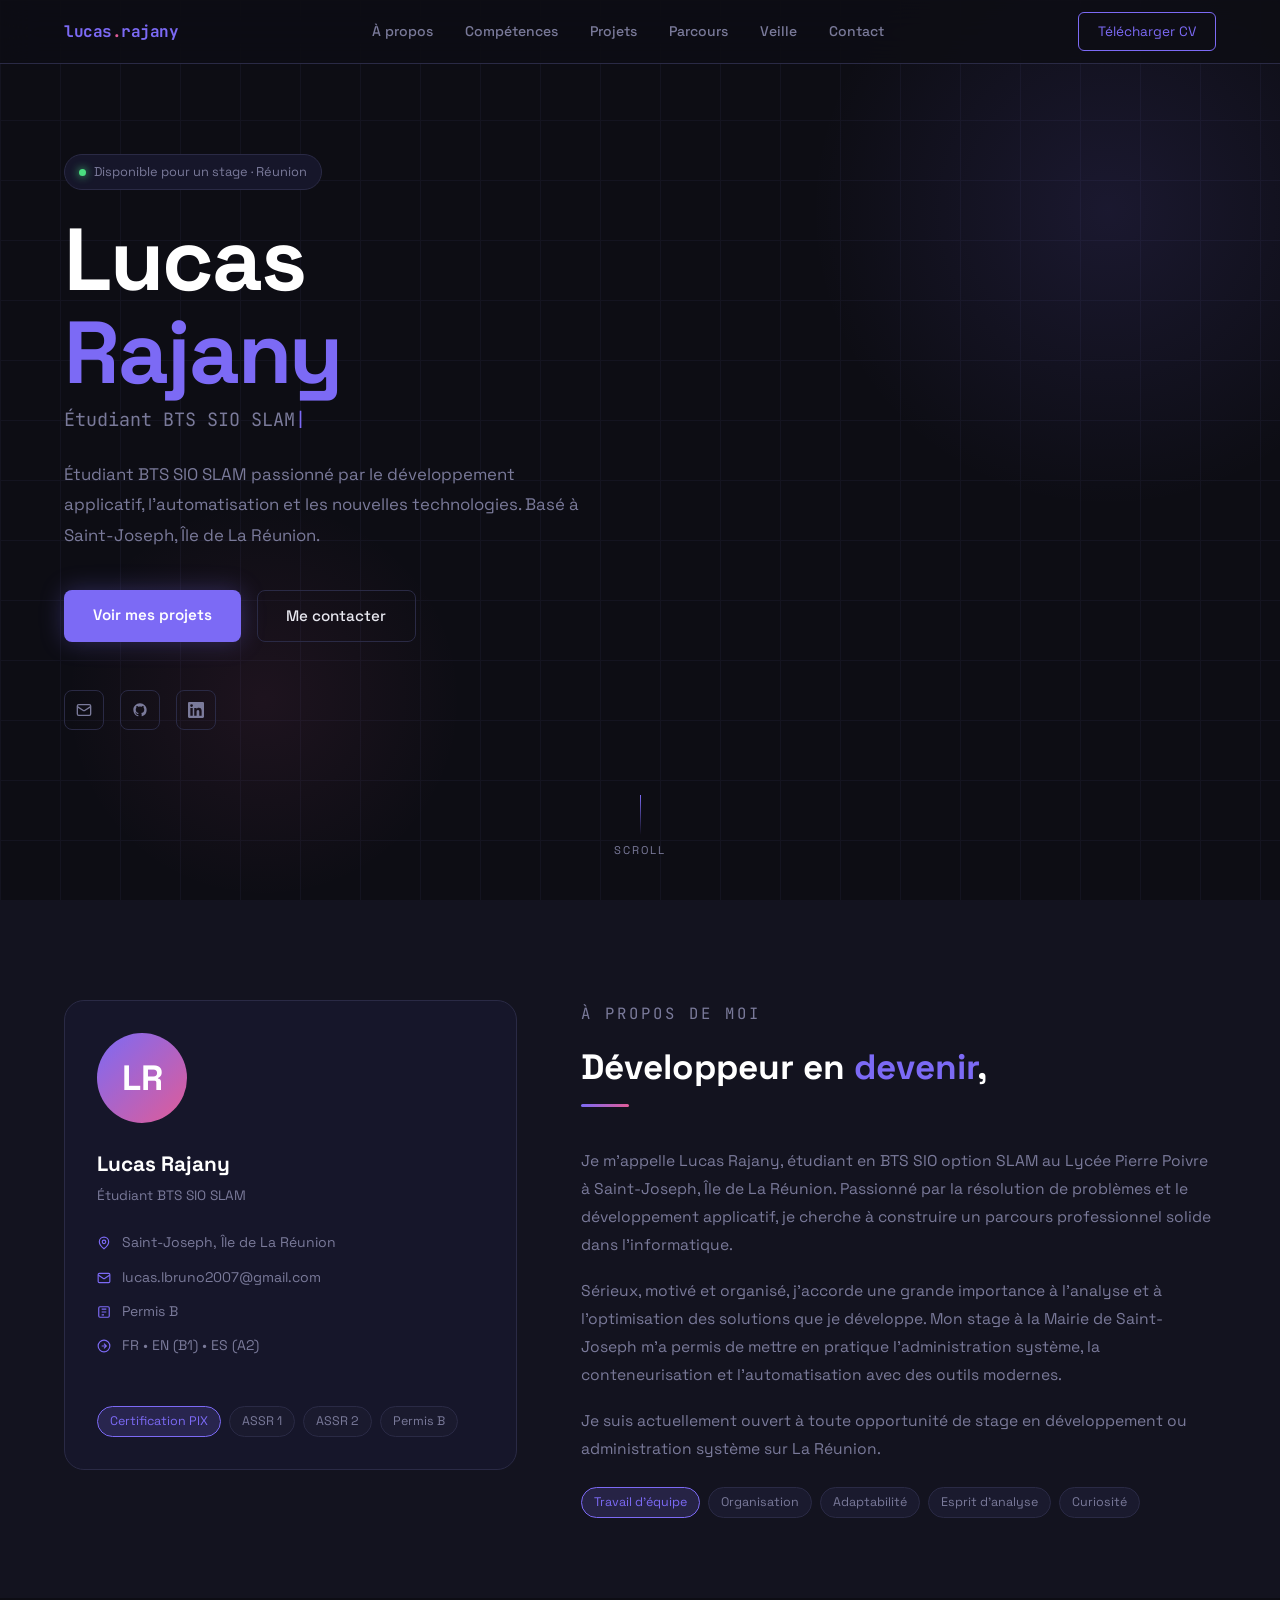
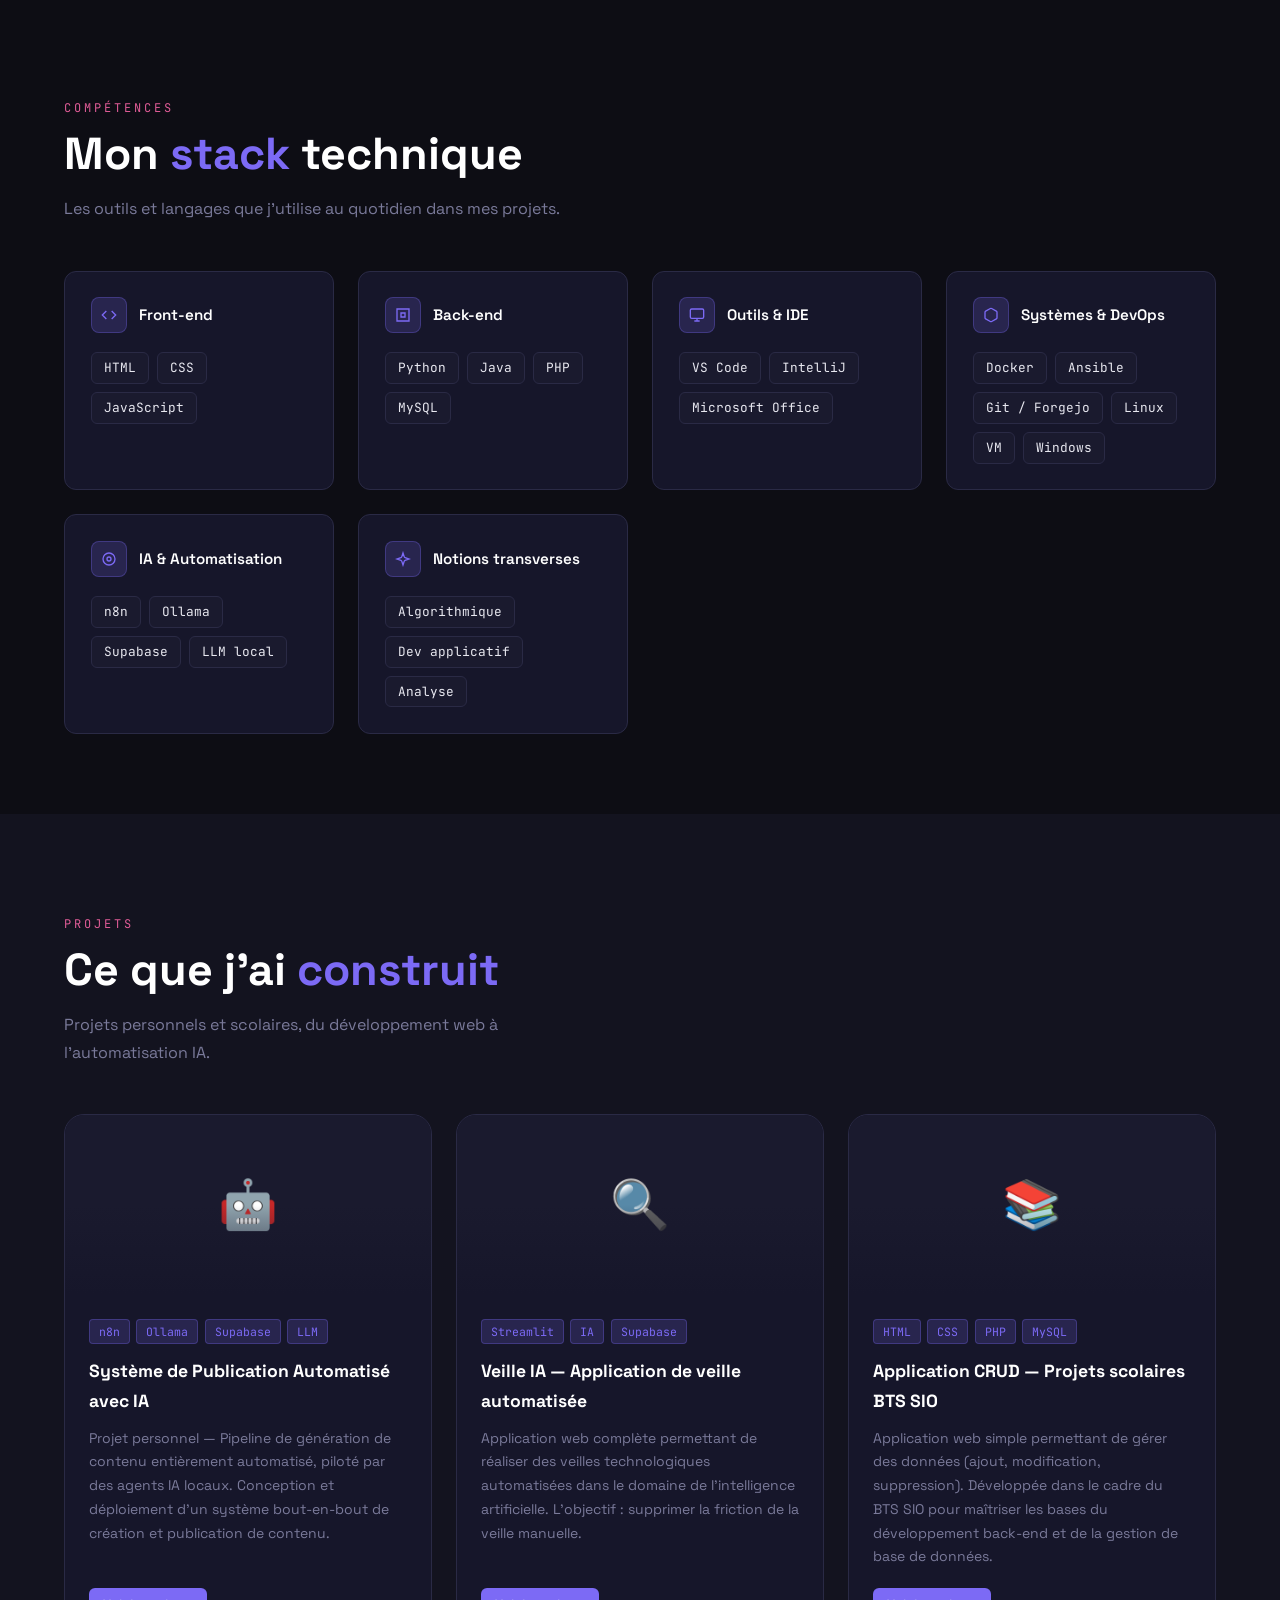
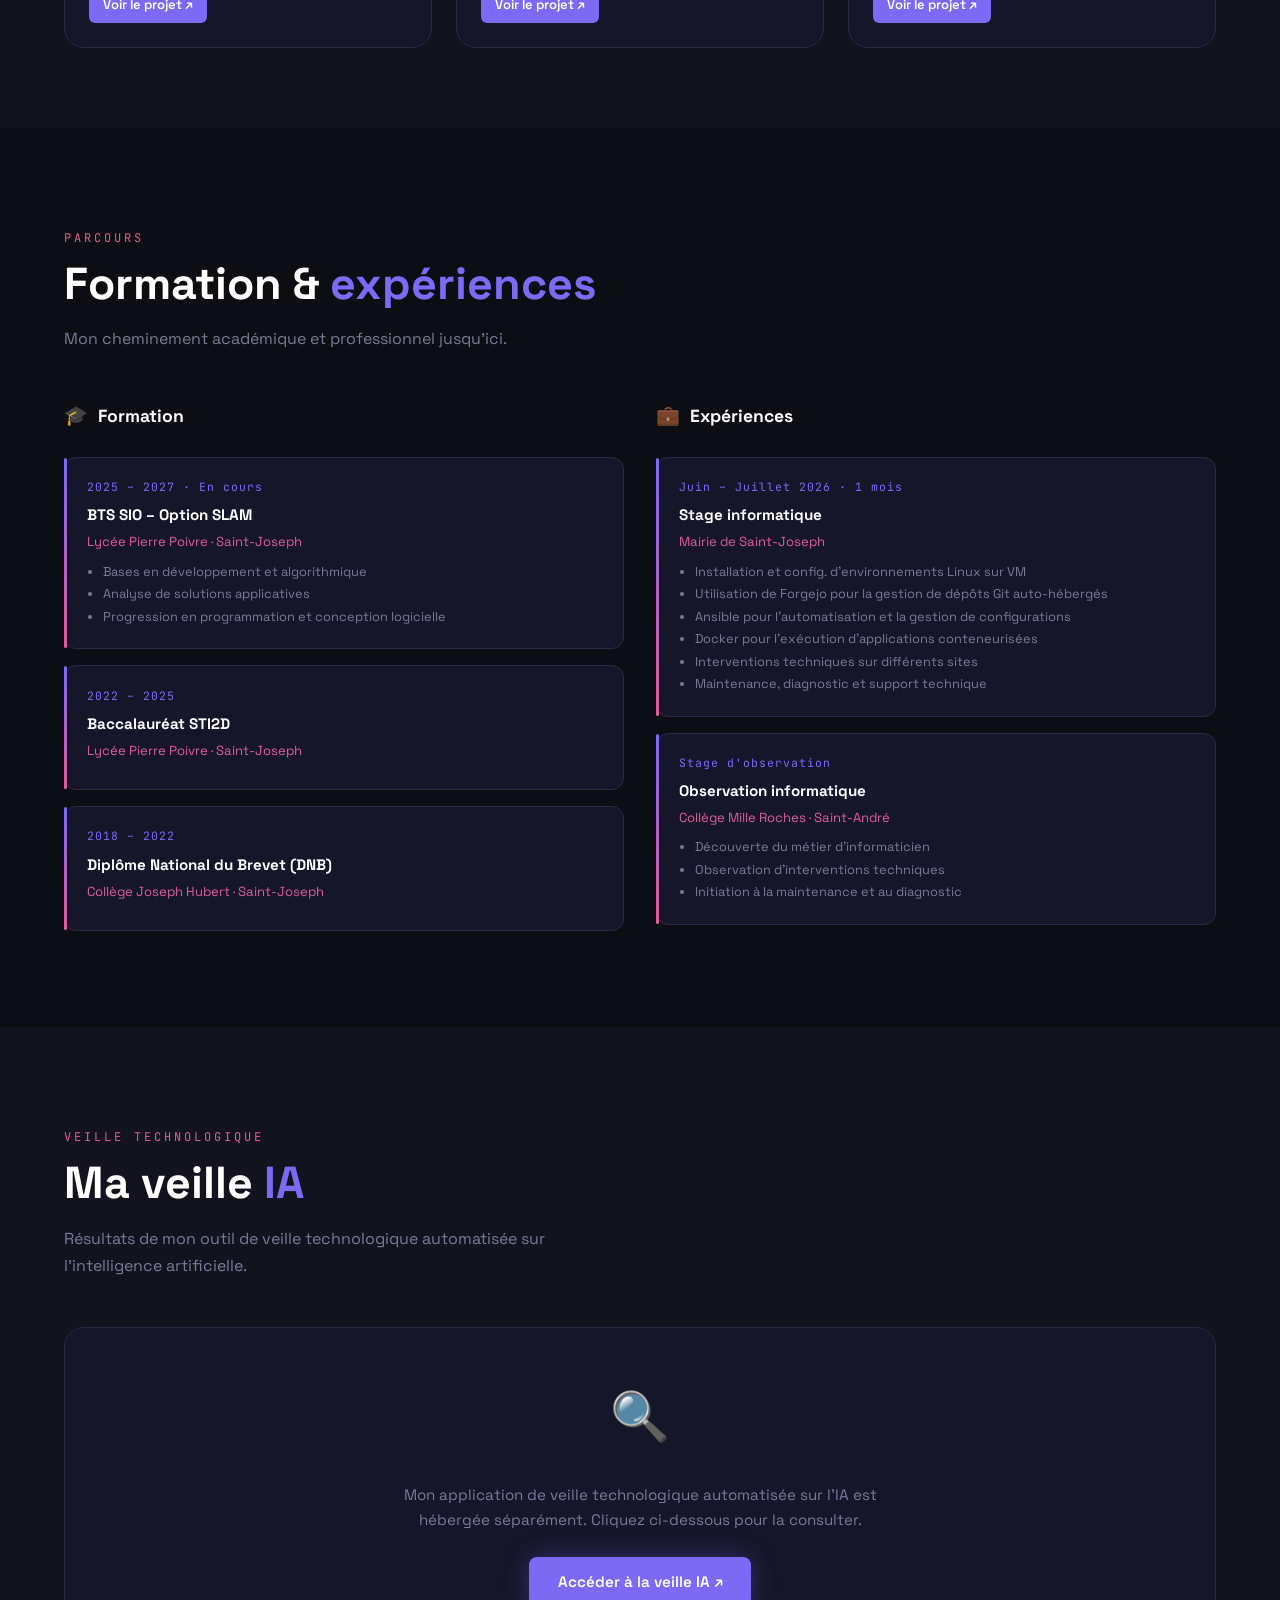
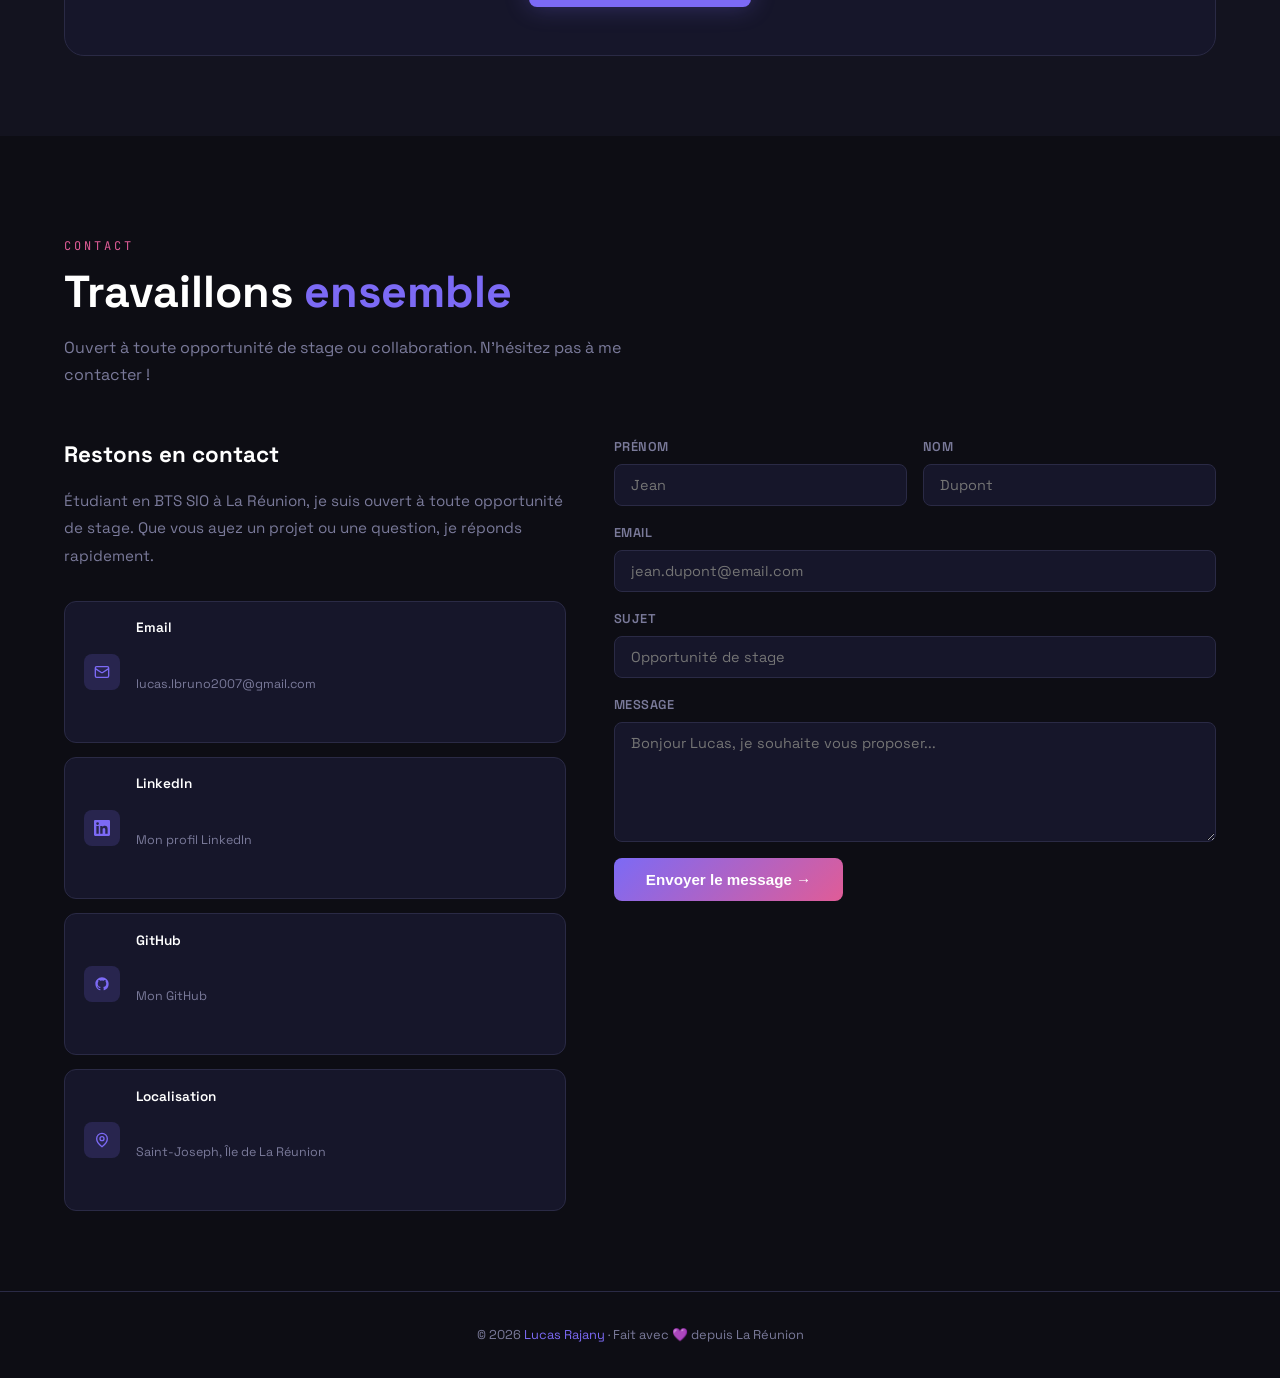
<file: index.html>
<!DOCTYPE html>
<html lang="fr">
<head>
  <meta charset="UTF-8" />
  <meta name="viewport" content="width=device-width, initial-scale=1.0" />
  <title>Lucas Rajany – Portfolio</title>
  <link rel="preconnect" href="https://fonts.googleapis.com" />
  <link href="https://fonts.googleapis.com/css2?family=Space+Grotesk:wght@300;400;500;600;700&family=JetBrains+Mono:wght@400;700&display=swap" rel="stylesheet" />
  <style>
    /* ── TOKENS ── */
    :root {
      --bg:        #0d0d14;
      --bg2:       #13131f;
      --bg3:       #1a1a2e;
      --card:      #16162a;
      --border:    #2a2a45;
      --accent:    #7c6af5;
      --accent2:   #e05c97;
      --accent-glow: rgba(124,106,245,0.18);
      --text:      #e8e8f0;
      --muted:     #7a7a9a;
      --white:     #ffffff;
      --radius:    12px;
      --radius-lg: 20px;
    }

    /* ── RESET ── */
    *, *::before, *::after { box-sizing: border-box; margin: 0; padding: 0; }
    html { scroll-behavior: smooth; }
    body {
      background: var(--bg);
      color: var(--text);
      font-family: 'Space Grotesk', sans-serif;
      line-height: 1.7;
      overflow-x: hidden;
    }
    a { color: inherit; text-decoration: none; }
    img { max-width: 100%; }
    ul { list-style: none; }

    /* ── NAV ── */
    nav {
      position: fixed; top: 0; left: 0; right: 0; z-index: 100;
      display: flex; align-items: center; justify-content: space-between;
      padding: 0 5%;
      height: 64px;
      background: rgba(13,13,20,0.85);
      backdrop-filter: blur(16px);
      border-bottom: 1px solid var(--border);
    }
    .nav-logo {
      font-family: 'JetBrains Mono', monospace;
      font-size: 1rem;
      font-weight: 700;
      color: var(--accent);
      letter-spacing: -0.5px;
    }
    .nav-logo span { color: var(--accent2); }
    .nav-links { display: flex; gap: 2rem; }
    .nav-links a {
      font-size: 0.875rem;
      font-weight: 500;
      color: var(--muted);
      transition: color 0.2s;
      position: relative;
    }
    .nav-links a::after {
      content: ''; position: absolute; bottom: -4px; left: 0; right: 0;
      height: 1px; background: var(--accent);
      transform: scaleX(0); transform-origin: left;
      transition: transform 0.25s;
    }
    .nav-links a:hover { color: var(--white); }
    .nav-links a:hover::after { transform: scaleX(1); }
    .nav-cta {
      padding: 0.45rem 1.2rem;
      border: 1px solid var(--accent);
      border-radius: 6px;
      font-size: 0.85rem;
      color: var(--accent);
      transition: background 0.2s, color 0.2s;
    }
    .nav-cta:hover { background: var(--accent); color: var(--white); }

    /* hamburger */
    .nav-toggle { display: none; background: none; border: none; cursor: pointer; padding: 4px; }
    .nav-toggle span { display: block; width: 22px; height: 2px; background: var(--text); margin: 5px 0; transition: 0.3s; border-radius: 2px; }

    /* ── SECTIONS ── */
    section { padding: 100px 5% 80px; }
    .section-label {
      font-family: 'JetBrains Mono', monospace;
      font-size: 0.75rem;
      text-transform: uppercase;
      letter-spacing: 3px;
      color: var(--accent2);
      margin-bottom: 0.6rem;
    }
    .section-title {
      font-size: clamp(1.8rem, 4vw, 2.8rem);
      font-weight: 700;
      color: var(--white);
      margin-bottom: 1rem;
      line-height: 1.15;
    }
    .section-title em { font-style: normal; color: var(--accent); }
    .section-sub {
      color: var(--muted);
      max-width: 560px;
      font-size: 1rem;
      margin-bottom: 3rem;
    }
    .divider {
      width: 48px; height: 3px;
      background: linear-gradient(90deg, var(--accent), var(--accent2));
      border-radius: 2px;
      margin-bottom: 2.5rem;
    }

    /* ── HERO ── */
    #hero {
      min-height: 100vh;
      display: flex; align-items: center;
      padding-top: 64px;
      position: relative;
      overflow: hidden;
    }
    .hero-grid {
      position: absolute; inset: 0;
      background-image:
        linear-gradient(var(--border) 1px, transparent 1px),
        linear-gradient(90deg, var(--border) 1px, transparent 1px);
      background-size: 60px 60px;
      opacity: 0.25;
    }
    .hero-blob {
      position: absolute; width: 600px; height: 600px;
      border-radius: 50%;
      background: radial-gradient(circle, rgba(124,106,245,0.12) 0%, transparent 70%);
      top: -10%; right: -10%;
      pointer-events: none;
    }
    .hero-blob2 {
      position: absolute; width: 400px; height: 400px;
      border-radius: 50%;
      background: radial-gradient(circle, rgba(224,92,151,0.08) 0%, transparent 70%);
      bottom: 0; left: 5%;
      pointer-events: none;
    }
    .hero-content { position: relative; z-index: 1; max-width: 700px; }
    .hero-badge {
      display: inline-flex; align-items: center; gap: 8px;
      padding: 6px 14px;
      background: var(--card);
      border: 1px solid var(--border);
      border-radius: 100px;
      font-size: 0.8rem;
      color: var(--muted);
      margin-bottom: 1.5rem;
    }
    .hero-badge .dot {
      width: 7px; height: 7px; border-radius: 50%;
      background: #4ade80;
      box-shadow: 0 0 8px #4ade80;
      animation: pulse 2s infinite;
    }
    @keyframes pulse { 0%,100%{opacity:1} 50%{opacity:0.5} }

    .hero-name {
      font-size: clamp(2.8rem, 8vw, 5.5rem);
      font-weight: 700;
      line-height: 1.05;
      color: var(--white);
      letter-spacing: -2px;
      margin-bottom: 0.3rem;
    }
    .hero-name .last { color: var(--accent); }
    .hero-role {
      font-family: 'JetBrains Mono', monospace;
      font-size: clamp(0.9rem, 2vw, 1.15rem);
      color: var(--muted);
      margin-bottom: 1.5rem;
    }
    .hero-role .typed-cursor { color: var(--accent); animation: blink 1s infinite; }
    @keyframes blink { 0%,100%{opacity:1} 50%{opacity:0} }

    .hero-desc {
      color: var(--muted);
      font-size: 1.05rem;
      max-width: 520px;
      margin-bottom: 2.5rem;
      line-height: 1.8;
    }
    .hero-actions { display: flex; gap: 1rem; flex-wrap: wrap; }
    .btn-primary {
      padding: 0.75rem 1.8rem;
      background: var(--accent);
      color: var(--white);
      border-radius: 8px;
      font-weight: 600;
      font-size: 0.95rem;
      transition: opacity 0.2s, transform 0.2s;
      box-shadow: 0 0 24px rgba(124,106,245,0.3);
    }
    .btn-primary:hover { opacity: 0.88; transform: translateY(-2px); }
    .btn-outline {
      padding: 0.75rem 1.8rem;
      border: 1px solid var(--border);
      color: var(--text);
      border-radius: 8px;
      font-weight: 500;
      font-size: 0.95rem;
      transition: border-color 0.2s, color 0.2s, transform 0.2s;
    }
    .btn-outline:hover { border-color: var(--accent); color: var(--accent); transform: translateY(-2px); }
    .hero-socials { display: flex; gap: 1rem; margin-top: 3rem; }
    .hero-socials a {
      width: 40px; height: 40px;
      border: 1px solid var(--border);
      border-radius: 8px;
      display: flex; align-items: center; justify-content: center;
      color: var(--muted);
      transition: border-color 0.2s, color 0.2s, transform 0.2s;
      font-size: 0.85rem;
    }
    .hero-socials a:hover { border-color: var(--accent); color: var(--accent); transform: translateY(-2px); }
    .hero-scroll {
      position: absolute; bottom: 2.5rem; left: 50%; transform: translateX(-50%);
      display: flex; flex-direction: column; align-items: center; gap: 6px;
      color: var(--muted); font-size: 0.7rem; letter-spacing: 2px; text-transform: uppercase;
      animation: float 2.5s ease-in-out infinite;
    }
    @keyframes float { 0%,100%{transform:translateX(-50%) translateY(0)} 50%{transform:translateX(-50%) translateY(-6px)} }
    .scroll-line { width: 1px; height: 40px; background: linear-gradient(to bottom, var(--accent), transparent); }

    /* ── ABOUT ── */
    #about { background: var(--bg2); }
    .about-grid { display: grid; grid-template-columns: 1fr 1.4fr; gap: 4rem; align-items: start; }
    .about-card {
      background: var(--card);
      border: 1px solid var(--border);
      border-radius: var(--radius-lg);
      padding: 2rem;
      display: flex; flex-direction: column; gap: 1.5rem;
    }
    .about-avatar {
      width: 90px; height: 90px; border-radius: 50%;
      background: linear-gradient(135deg, var(--accent), var(--accent2));
      display: flex; align-items: center; justify-content: center;
      font-size: 2.2rem; font-weight: 700; color: var(--white);
      flex-shrink: 0;
    }
    .about-name-block h3 { font-size: 1.3rem; font-weight: 700; color: var(--white); margin-bottom: 2px; }
    .about-name-block p { font-size: 0.85rem; color: var(--muted); }
    .about-meta { display: flex; flex-direction: column; gap: 0.65rem; }
    .meta-item { display: flex; align-items: center; gap: 0.7rem; font-size: 0.875rem; color: var(--muted); }
    .meta-item svg { flex-shrink: 0; color: var(--accent); }
    .about-text h2 { font-size: clamp(1.6rem, 3vw, 2.2rem); font-weight: 700; color: var(--white); margin-bottom: 1rem; line-height: 1.2; }
    .about-text h2 em { font-style: normal; color: var(--accent); }
    .about-text p { color: var(--muted); font-size: 0.975rem; margin-bottom: 1.1rem; line-height: 1.8; }
    .about-tags { display: flex; flex-wrap: wrap; gap: 0.5rem; margin-top: 1.5rem; }
    .tag {
      padding: 4px 12px;
      background: var(--bg3);
      border: 1px solid var(--border);
      border-radius: 100px;
      font-size: 0.78rem;
      color: var(--muted);
    }
    .tag.accent { border-color: var(--accent); color: var(--accent); background: var(--accent-glow); }

    /* ── SKILLS ── */
    #skills { background: var(--bg); }
    .skills-grid { display: grid; grid-template-columns: repeat(auto-fit, minmax(260px, 1fr)); gap: 1.5rem; }
    .skill-group {
      background: var(--card);
      border: 1px solid var(--border);
      border-radius: var(--radius);
      padding: 1.6rem;
      transition: border-color 0.2s, transform 0.2s;
    }
    .skill-group:hover { border-color: var(--accent); transform: translateY(-3px); }
    .skill-group-header { display: flex; align-items: center; gap: 0.75rem; margin-bottom: 1.2rem; }
    .skill-icon {
      width: 36px; height: 36px; border-radius: 8px;
      background: var(--accent-glow);
      border: 1px solid rgba(124,106,245,0.3);
      display: flex; align-items: center; justify-content: center;
    }
    .skill-group-title { font-weight: 600; color: var(--white); font-size: 0.95rem; }
    .skill-items { display: flex; flex-wrap: wrap; gap: 0.5rem; }
    .skill-pill {
      padding: 4px 12px;
      background: var(--bg3);
      border: 1px solid var(--border);
      border-radius: 6px;
      font-size: 0.8rem;
      color: var(--text);
      font-family: 'JetBrains Mono', monospace;
      transition: background 0.2s, border-color 0.2s;
    }
    .skill-pill:hover { background: var(--accent-glow); border-color: var(--accent); }

    /* ── PROJETS ── */
    #projets { background: var(--bg2); }
    .projects-grid { display: grid; grid-template-columns: repeat(auto-fit, minmax(320px, 1fr)); gap: 1.5rem; }
    .project-card {
      background: var(--card);
      border: 1px solid var(--border);
      border-radius: var(--radius-lg);
      overflow: hidden;
      transition: border-color 0.2s, transform 0.2s;
      display: flex; flex-direction: column;
    }
    .project-card:hover { border-color: var(--accent); transform: translateY(-4px); }
    .project-thumb {
      height: 180px;
      background: var(--bg3);
      display: flex; align-items: center; justify-content: center;
      font-size: 3rem;
      position: relative;
      overflow: hidden;
    }
    .project-thumb::after {
      content: ''; position: absolute; inset: 0;
      background: linear-gradient(to bottom, transparent 50%, var(--card));
    }
    .project-body { padding: 1.5rem; flex: 1; display: flex; flex-direction: column; }
    .project-tags { display: flex; flex-wrap: wrap; gap: 0.4rem; margin-bottom: 0.8rem; }
    .project-tag {
      padding: 2px 9px;
      background: var(--accent-glow);
      border: 1px solid rgba(124,106,245,0.3);
      border-radius: 4px;
      font-family: 'JetBrains Mono', monospace;
      font-size: 0.72rem;
      color: var(--accent);
    }
    .project-title { font-size: 1.1rem; font-weight: 700; color: var(--white); margin-bottom: 0.6rem; }
    .project-desc { color: var(--muted); font-size: 0.875rem; line-height: 1.7; flex: 1; }
    .project-footer { display: flex; gap: 0.75rem; margin-top: 1.2rem; }
    .project-link {
      display: inline-flex; align-items: center; gap: 5px;
      font-size: 0.82rem; font-weight: 600;
      padding: 6px 14px;
      border-radius: 6px;
      transition: opacity 0.2s;
    }
    .project-link.primary { background: var(--accent); color: var(--white); }
    .project-link.ghost { border: 1px solid var(--border); color: var(--muted); }
    .project-link:hover { opacity: 0.8; }

    /* ── PARCOURS ── */
    #parcours { background: var(--bg); }
    .timeline { display: grid; grid-template-columns: 1fr 1fr; gap: 2rem; }
    .timeline-col h3 {
      font-size: 1.1rem; font-weight: 700; color: var(--white);
      margin-bottom: 1.5rem;
      display: flex; align-items: center; gap: 0.6rem;
    }
    .timeline-col h3 span { font-size: 1.2rem; }
    .timeline-item {
      position: relative;
      padding: 1.2rem 1.4rem;
      background: var(--card);
      border: 1px solid var(--border);
      border-radius: var(--radius);
      margin-bottom: 1rem;
      transition: border-color 0.2s;
    }
    .timeline-item:hover { border-color: var(--accent); }
    .timeline-item::before {
      content: '';
      position: absolute; left: -1px; top: 0; bottom: 0;
      width: 3px;
      background: linear-gradient(to bottom, var(--accent), var(--accent2));
      border-radius: 2px;
    }
    .timeline-year {
      font-family: 'JetBrains Mono', monospace;
      font-size: 0.72rem;
      color: var(--accent);
      letter-spacing: 1px;
      margin-bottom: 0.35rem;
    }
    .timeline-title { font-weight: 700; color: var(--white); font-size: 0.95rem; margin-bottom: 0.2rem; }
    .timeline-sub { font-size: 0.82rem; color: var(--accent2); margin-bottom: 0.5rem; }
    .timeline-list { padding-left: 1rem; }
    .timeline-list li {
      color: var(--muted); font-size: 0.8rem; line-height: 1.6;
      list-style: disc; margin-bottom: 2px;
    }

    /* ── VEILLE ── */
    #veille { background: var(--bg2); }
    .veille-wrapper {
      background: var(--card);
      border: 1px solid var(--border);
      border-radius: var(--radius-lg);
      padding: 3rem 2rem;
      text-align: center;
      display: flex;
      flex-direction: column;
      align-items: center;
      gap: 1.5rem;
    }
    .veille-icon { font-size: 3rem; }
    .veille-wrapper p {
      color: var(--muted);
      max-width: 480px;
      font-size: 0.95rem;
    }

    /* ── CONTACT ── */
    #contact { background: var(--bg); }
    .contact-grid { display: grid; grid-template-columns: 1fr 1.2fr; gap: 3rem; align-items: start; }
    .contact-info h3 { font-size: 1.4rem; font-weight: 700; color: var(--white); margin-bottom: 0.8rem; }
    .contact-info p { color: var(--muted); font-size: 0.95rem; line-height: 1.8; margin-bottom: 2rem; }
    .contact-links { display: flex; flex-direction: column; gap: 0.9rem; }
    .contact-link-item {
      display: flex; align-items: center; gap: 1rem;
      padding: 0.9rem 1.2rem;
      background: var(--card);
      border: 1px solid var(--border);
      border-radius: var(--radius);
      transition: border-color 0.2s, transform 0.2s;
    }
    .contact-link-item:hover { border-color: var(--accent); transform: translateX(4px); }
    .contact-link-icon {
      width: 36px; height: 36px; border-radius: 8px;
      background: var(--accent-glow);
      display: flex; align-items: center; justify-content: center;
      flex-shrink: 0;
    }
    .contact-link-text p:first-child { font-weight: 600; font-size: 0.85rem; color: var(--white); }
    .contact-link-text p:last-child { font-size: 0.78rem; color: var(--muted); }
    .contact-form { display: flex; flex-direction: column; gap: 1rem; }
    .form-row { display: grid; grid-template-columns: 1fr 1fr; gap: 1rem; }
    .form-group { display: flex; flex-direction: column; gap: 6px; }
    .form-group label { font-size: 0.8rem; font-weight: 600; color: var(--muted); letter-spacing: 0.5px; text-transform: uppercase; }
    .form-group input,
    .form-group textarea {
      background: var(--card);
      border: 1px solid var(--border);
      border-radius: 8px;
      padding: 0.7rem 1rem;
      color: var(--text);
      font-family: 'Space Grotesk', sans-serif;
      font-size: 0.9rem;
      outline: none;
      transition: border-color 0.2s;
      resize: vertical;
    }
    .form-group input:focus,
    .form-group textarea:focus { border-color: var(--accent); }
    .form-group textarea { min-height: 120px; }
    .btn-send {
      padding: 0.8rem 2rem;
      background: linear-gradient(135deg, var(--accent), var(--accent2));
      color: var(--white);
      border: none;
      border-radius: 8px;
      font-weight: 700;
      font-size: 0.95rem;
      cursor: pointer;
      transition: opacity 0.2s, transform 0.2s;
      align-self: flex-start;
    }
    .btn-send:hover { opacity: 0.88; transform: translateY(-2px); }

    /* ── FOOTER ── */
    footer {
      text-align: center;
      padding: 2rem 5%;
      border-top: 1px solid var(--border);
      color: var(--muted);
      font-size: 0.8rem;
    }
    footer span { color: var(--accent); }

    /* ── ANIMATIONS ── */
    .fade-in { opacity: 0; transform: translateY(24px); transition: opacity 0.6s ease, transform 0.6s ease; }
    .fade-in.visible { opacity: 1; transform: none; }

    /* ── RESPONSIVE ── */
    @media (max-width: 768px) {
      .nav-links { display: none; flex-direction: column; position: absolute; top: 64px; left: 0; right: 0; background: var(--bg2); border-bottom: 1px solid var(--border); padding: 1rem 5%; gap: 1rem; }
      .nav-links.open { display: flex; }
      .nav-cta { display: none; }
      .nav-toggle { display: block; }
      section { padding: 80px 5% 60px; }
      .about-grid { grid-template-columns: 1fr; gap: 2rem; }
      .timeline { grid-template-columns: 1fr; }
      .contact-grid { grid-template-columns: 1fr; }
      .form-row { grid-template-columns: 1fr; }
      .hero-name { letter-spacing: -1px; }
    }

    @media (prefers-reduced-motion: reduce) {
      .fade-in { transition: none; }
      .hero-scroll { animation: none; }
      .hero-badge .dot { animation: none; }
    }
  </style>
</head>
<body>

<!-- NAV -->
<nav>
  <div class="nav-logo">lucas<span>.</span>rajany</div>
  <div class="nav-links" id="nav-links">
    <a href="#about">À propos</a>
    <a href="#skills">Compétences</a>
    <a href="#projets">Projets</a>
    <a href="#parcours">Parcours</a>
    <a href="#veille">Veille</a>
    <a href="#contact">Contact</a>
  </div>
  <a class="nav-cta" href="cv.pdf" download>Télécharger CV</a>
  <button class="nav-toggle" id="nav-toggle" aria-label="Menu">
    <span></span><span></span><span></span>
  </button>
</nav>

<!-- HERO -->
<section id="hero">
  <div class="hero-grid"></div>
  <div class="hero-blob"></div>
  <div class="hero-blob2"></div>
  <div class="hero-content">
    <div class="hero-badge">
      <span class="dot"></span>
      Disponible pour un stage · Réunion
    </div>
    <h1 class="hero-name">
      Lucas<br><span class="last">Rajany</span>
    </h1>
    <p class="hero-role">
      <span id="typed"></span><span class="typed-cursor">|</span>
    </p>
    <p class="hero-desc">
      Étudiant BTS SIO SLAM passionné par le développement applicatif,
      l'automatisation et les nouvelles technologies. Basé à Saint-Joseph,
      Île de La Réunion.
    </p>
    <div class="hero-actions">
      <a class="btn-primary" href="#projets">Voir mes projets</a>
      <a class="btn-outline" href="#contact">Me contacter</a>
    </div>
    <div class="hero-socials">
      <a href="mailto:lucas.lbruno2007@gmail.com" title="Email">
        <svg width="16" height="16" viewBox="0 0 24 24" fill="none" stroke="currentColor" stroke-width="2"><rect x="2" y="4" width="20" height="16" rx="2"/><path d="m22 7-8.97 5.7a1.94 1.94 0 0 1-2.06 0L2 7"/></svg>
      </a>
      <a href="https://github.com/" target="_blank" title="GitHub">
        <svg width="16" height="16" viewBox="0 0 24 24" fill="currentColor"><path d="M12 2C6.477 2 2 6.484 2 12.017c0 4.425 2.865 8.18 6.839 9.504.5.092.682-.217.682-.483 0-.237-.008-.868-.013-1.703-2.782.605-3.369-1.343-3.369-1.343-.454-1.158-1.11-1.466-1.11-1.466-.908-.62.069-.608.069-.608 1.003.07 1.531 1.032 1.531 1.032.892 1.53 2.341 1.088 2.91.832.092-.647.35-1.088.636-1.338-2.22-.253-4.555-1.113-4.555-4.951 0-1.093.39-1.988 1.029-2.688-.103-.253-.446-1.272.098-2.65 0 0 .84-.27 2.75 1.026A9.564 9.564 0 0 1 12 6.844a9.59 9.59 0 0 1 2.504.337c1.909-1.296 2.747-1.027 2.747-1.027.546 1.379.202 2.398.1 2.651.64.7 1.028 1.595 1.028 2.688 0 3.848-2.339 4.695-4.566 4.943.359.309.678.92.678 1.855 0 1.338-.012 2.419-.012 2.747 0 .268.18.58.688.482A10.019 10.019 0 0 0 22 12.017C22 6.484 17.522 2 12 2z"/></svg>
      </a>
      <a href="https://linkedin.com/in/" target="_blank" title="LinkedIn">
        <svg width="16" height="16" viewBox="0 0 24 24" fill="currentColor"><path d="M20.447 20.452h-3.554v-5.569c0-1.328-.027-3.037-1.852-3.037-1.853 0-2.136 1.445-2.136 2.939v5.667H9.351V9h3.414v1.561h.046c.477-.9 1.637-1.85 3.37-1.85 3.601 0 4.267 2.37 4.267 5.455v6.286zM5.337 7.433a2.062 2.062 0 0 1-2.063-2.065 2.064 2.064 0 1 1 2.063 2.065zm1.782 13.019H3.555V9h3.564v11.452zM22.225 0H1.771C.792 0 0 .774 0 1.729v20.542C0 23.227.792 24 1.771 24h20.451C23.2 24 24 23.227 24 22.271V1.729C24 .774 23.2 0 22.222 0h.003z"/></svg>
      </a>
    </div>
  </div>
  <div class="hero-scroll">
    <div class="scroll-line"></div>
    scroll
  </div>
</section>

<!-- ABOUT -->
<section id="about">
  <div class="about-grid fade-in">
    <div class="about-card">
      <div class="about-avatar">LR</div>
      <div class="about-name-block">
        <h3>Lucas Rajany</h3>
        <p>Étudiant BTS SIO SLAM</p>
      </div>
      <div class="about-meta">
        <div class="meta-item">
          <svg width="14" height="14" viewBox="0 0 24 24" fill="none" stroke="currentColor" stroke-width="2"><path d="M20 10c0 6-8 12-8 12s-8-6-8-12a8 8 0 0 1 16 0Z"/><circle cx="12" cy="10" r="3"/></svg>
          Saint-Joseph, Île de La Réunion
        </div>
        <div class="meta-item">
          <svg width="14" height="14" viewBox="0 0 24 24" fill="none" stroke="currentColor" stroke-width="2"><rect x="2" y="4" width="20" height="16" rx="2"/><path d="m22 7-8.97 5.7a1.94 1.94 0 0 1-2.06 0L2 7"/></svg>
          lucas.lbruno2007@gmail.com
        </div>
        <div class="meta-item">
          <svg width="14" height="14" viewBox="0 0 24 24" fill="none" stroke="currentColor" stroke-width="2"><path d="M19 3H5a2 2 0 0 0-2 2v14a2 2 0 0 0 2 2h14a2 2 0 0 0 2-2V5a2 2 0 0 0-2-2Z"/><path d="M8 7h8M8 12h8M8 17h4"/></svg>
          Permis B
        </div>
        <div class="meta-item">
          <svg width="14" height="14" viewBox="0 0 24 24" fill="none" stroke="currentColor" stroke-width="2"><circle cx="12" cy="12" r="10"/><path d="m12 8 4 4-4 4M8 12h8"/></svg>
          FR • EN (B1) • ES (A2)
        </div>
      </div>
      <div class="about-tags">
        <span class="tag accent">Certification PIX</span>
        <span class="tag">ASSR 1</span>
        <span class="tag">ASSR 2</span>
        <span class="tag">Permis B</span>
      </div>
    </div>

    <div class="about-text">
      <p class="section-label">À propos de moi</p>
      <h2>Développeur en <em>devenir</em>,</h2>
      <div class="divider"></div>
      <p>
        Je m'appelle Lucas Rajany, étudiant en BTS SIO option SLAM au Lycée Pierre Poivre
        à Saint-Joseph, Île de La Réunion. Passionné par la résolution de problèmes et
        le développement applicatif, je cherche à construire un parcours professionnel
        solide dans l'informatique.
      </p>
      <p>
        Sérieux, motivé et organisé, j'accorde une grande importance à l'analyse et à
        l'optimisation des solutions que je développe. Mon stage à la Mairie de Saint-Joseph
        m'a permis de mettre en pratique l'administration système, la conteneurisation et
        l'automatisation avec des outils modernes.
      </p>
      <p>
        Je suis actuellement ouvert à toute opportunité de stage en développement ou
        administration système sur La Réunion.
      </p>
      <div class="about-tags" style="margin-top:1.5rem">
        <span class="tag accent">Travail d'équipe</span>
        <span class="tag">Organisation</span>
        <span class="tag">Adaptabilité</span>
        <span class="tag">Esprit d'analyse</span>
        <span class="tag">Curiosité</span>
      </div>
    </div>
  </div>
</section>

<!-- SKILLS -->
<section id="skills">
  <div class="fade-in">
    <p class="section-label">Compétences</p>
    <h2 class="section-title">Mon <em>stack</em> technique</h2>
    <p class="section-sub">Les outils et langages que j'utilise au quotidien dans mes projets.</p>
  </div>
  <div class="skills-grid fade-in">
    <div class="skill-group">
      <div class="skill-group-header">
        <div class="skill-icon">
          <svg width="16" height="16" viewBox="0 0 24 24" fill="none" stroke="var(--accent)" stroke-width="2"><polyline points="16 18 22 12 16 6"/><polyline points="8 6 2 12 8 18"/></svg>
        </div>
        <span class="skill-group-title">Front-end</span>
      </div>
      <div class="skill-items">
        <span class="skill-pill">HTML</span>
        <span class="skill-pill">CSS</span>
        <span class="skill-pill">JavaScript</span>
      </div>
    </div>
    <div class="skill-group">
      <div class="skill-group-header">
        <div class="skill-icon">
          <svg width="16" height="16" viewBox="0 0 24 24" fill="none" stroke="var(--accent)" stroke-width="2"><path d="M3 3h18v18H3z"/><path d="M9 9h6v6H9z"/></svg>
        </div>
        <span class="skill-group-title">Back-end</span>
      </div>
      <div class="skill-items">
        <span class="skill-pill">Python</span>
        <span class="skill-pill">Java</span>
        <span class="skill-pill">PHP</span>
        <span class="skill-pill">MySQL</span>
      </div>
    </div>
    <div class="skill-group">
      <div class="skill-group-header">
        <div class="skill-icon">
          <svg width="16" height="16" viewBox="0 0 24 24" fill="none" stroke="var(--accent)" stroke-width="2"><rect x="2" y="3" width="20" height="14" rx="2"/><path d="M8 21h8M12 17v4"/></svg>
        </div>
        <span class="skill-group-title">Outils & IDE</span>
      </div>
      <div class="skill-items">
        <span class="skill-pill">VS Code</span>
        <span class="skill-pill">IntelliJ</span>
        <span class="skill-pill">Microsoft Office</span>
      </div>
    </div>
    <div class="skill-group">
      <div class="skill-group-header">
        <div class="skill-icon">
          <svg width="16" height="16" viewBox="0 0 24 24" fill="none" stroke="var(--accent)" stroke-width="2"><path d="M21 16V8a2 2 0 0 0-1-1.73l-7-4a2 2 0 0 0-2 0l-7 4A2 2 0 0 0 3 8v8a2 2 0 0 0 1 1.73l7 4a2 2 0 0 0 2 0l7-4A2 2 0 0 0 21 16z"/></svg>
        </div>
        <span class="skill-group-title">Systèmes & DevOps</span>
      </div>
      <div class="skill-items">
        <span class="skill-pill">Docker</span>
        <span class="skill-pill">Ansible</span>
        <span class="skill-pill">Git / Forgejo</span>
        <span class="skill-pill">Linux</span>
        <span class="skill-pill">VM</span>
        <span class="skill-pill">Windows</span>
      </div>
    </div>
    <div class="skill-group">
      <div class="skill-group-header">
        <div class="skill-icon">
          <svg width="16" height="16" viewBox="0 0 24 24" fill="none" stroke="var(--accent)" stroke-width="2"><circle cx="12" cy="12" r="3"/><path d="M3 12a9 9 0 1 0 18 0 9 9 0 0 0-18 0"/></svg>
        </div>
        <span class="skill-group-title">IA & Automatisation</span>
      </div>
      <div class="skill-items">
        <span class="skill-pill">n8n</span>
        <span class="skill-pill">Ollama</span>
        <span class="skill-pill">Supabase</span>
        <span class="skill-pill">LLM local</span>
      </div>
    </div>
    <div class="skill-group">
      <div class="skill-group-header">
        <div class="skill-icon">
          <svg width="16" height="16" viewBox="0 0 24 24" fill="none" stroke="var(--accent)" stroke-width="2"><path d="m12 3-1.912 5.813a2 2 0 0 1-1.275 1.275L3 12l5.813 1.912a2 2 0 0 1 1.275 1.275L12 21l1.912-5.813a2 2 0 0 1 1.275-1.275L21 12l-5.813-1.912a2 2 0 0 1-1.275-1.275L12 3Z"/></svg>
        </div>
        <span class="skill-group-title">Notions transverses</span>
      </div>
      <div class="skill-items">
        <span class="skill-pill">Algorithmique</span>
        <span class="skill-pill">Dev applicatif</span>
        <span class="skill-pill">Analyse</span>
      </div>
    </div>
  </div>
</section>

<!-- PROJETS -->
<section id="projets">
  <div class="fade-in">
    <p class="section-label">Projets</p>
    <h2 class="section-title">Ce que j'ai <em>construit</em></h2>
    <p class="section-sub">Projets personnels et scolaires, du développement web à l'automatisation IA.</p>
  </div>
  <div class="projects-grid fade-in">

    <div class="project-card">
      <div class="project-thumb">🤖</div>
      <div class="project-body">
        <div class="project-tags">
          <span class="project-tag">n8n</span>
          <span class="project-tag">Ollama</span>
          <span class="project-tag">Supabase</span>
          <span class="project-tag">LLM</span>
        </div>
        <div class="project-title">Système de Publication Automatisé avec IA</div>
        <p class="project-desc">
          Projet personnel — Pipeline de génération de contenu entièrement automatisé,
          piloté par des agents IA locaux. Conception et déploiement d'un système
          bout-en-bout de création et publication de contenu.
        </p>
        <div class="project-footer">
          <a class="project-link primary" href="projet3.html" target="_blank">Voir le projet ↗</a>
        </div>
      </div>
    </div>

    <div class="project-card">
      <div class="project-thumb">🔍</div>
      <div class="project-body">
        <div class="project-tags">
          <span class="project-tag">Streamlit</span>
          <span class="project-tag">IA</span>
          <span class="project-tag">Supabase</span>
        </div>
        <div class="project-title">Veille IA — Application de veille automatisée</div>
        <p class="project-desc">
          Application web complète permettant de réaliser des veilles technologiques
          automatisées dans le domaine de l'intelligence artificielle.
          L'objectif : supprimer la friction de la veille manuelle.
        </p>
        <div class="project-footer">
          <a class="project-link primary" href="veille-ia.html">Voir le projet ↗</a>
        </div>
      </div>
    </div>

    <div class="project-card">
      <div class="project-thumb">📚</div>
      <div class="project-body">
        <div class="project-tags">
          <span class="project-tag">HTML</span>
          <span class="project-tag">CSS</span>
          <span class="project-tag">PHP</span>
          <span class="project-tag">MySQL</span>
        </div>
        <div class="project-title">Application CRUD — Projets scolaires BTS SIO</div>
        <p class="project-desc">
          Application web simple permettant de gérer des données (ajout, modification,
          suppression). Développée dans le cadre du BTS SIO pour maîtriser les
          bases du développement back-end et de la gestion de base de données.
        </p>
        <div class="project-footer">
          <a class="project-link primary" href="projets-scolaires.html">Voir le projet ↗</a>
        </div>
      </div>
    </div>

  </div>
</section>

<!-- PARCOURS -->
<section id="parcours">
  <div class="fade-in">
    <p class="section-label">Parcours</p>
    <h2 class="section-title">Formation & <em>expériences</em></h2>
    <p class="section-sub">Mon cheminement académique et professionnel jusqu'ici.</p>
  </div>
  <div class="timeline fade-in">
    <div class="timeline-col">
      <h3><span>🎓</span> Formation</h3>

      <div class="timeline-item">
        <div class="timeline-year">2025 – 2027 · En cours</div>
        <div class="timeline-title">BTS SIO – Option SLAM</div>
        <div class="timeline-sub">Lycée Pierre Poivre · Saint-Joseph</div>
        <ul class="timeline-list">
          <li>Bases en développement et algorithmique</li>
          <li>Analyse de solutions applicatives</li>
          <li>Progression en programmation et conception logicielle</li>
        </ul>
      </div>

      <div class="timeline-item">
        <div class="timeline-year">2022 – 2025</div>
        <div class="timeline-title">Baccalauréat STI2D</div>
        <div class="timeline-sub">Lycée Pierre Poivre · Saint-Joseph</div>
      </div>

      <div class="timeline-item">
        <div class="timeline-year">2018 – 2022</div>
        <div class="timeline-title">Diplôme National du Brevet (DNB)</div>
        <div class="timeline-sub">Collège Joseph Hubert · Saint-Joseph</div>
      </div>
    </div>

    <div class="timeline-col">
      <h3><span>💼</span> Expériences</h3>

      <div class="timeline-item">
        <div class="timeline-year">Juin – Juillet 2026 · 1 mois</div>
        <div class="timeline-title">Stage informatique</div>
        <div class="timeline-sub">Mairie de Saint-Joseph</div>
        <ul class="timeline-list">
          <li>Installation et config. d'environnements Linux sur VM</li>
          <li>Utilisation de Forgejo pour la gestion de dépôts Git auto-hébergés</li>
          <li>Ansible pour l'automatisation et la gestion de configurations</li>
          <li>Docker pour l'exécution d'applications conteneurisées</li>
          <li>Interventions techniques sur différents sites</li>
          <li>Maintenance, diagnostic et support technique</li>
        </ul>
      </div>

      <div class="timeline-item">
        <div class="timeline-year">Stage d'observation</div>
        <div class="timeline-title">Observation informatique</div>
        <div class="timeline-sub">Collège Mille Roches · Saint-André</div>
        <ul class="timeline-list">
          <li>Découverte du métier d'informaticien</li>
          <li>Observation d'interventions techniques</li>
          <li>Initiation à la maintenance et au diagnostic</li>
        </ul>
      </div>
    </div>
  </div>
</section>

<!-- VEILLE TECHNOLOGIQUE -->
<section id="veille">
  <div class="fade-in">
    <p class="section-label">Veille technologique</p>
    <h2 class="section-title">Ma veille <em>IA</em></h2>
    <p class="section-sub">Résultats de mon outil de veille technologique automatisée sur l'intelligence artificielle.</p>
  </div>
  <div class="veille-wrapper fade-in">
    <div class="veille-icon">🔍</div>
    <p>
      Mon application de veille technologique automatisée sur l'IA est hébergée séparément.
      Cliquez ci-dessous pour la consulter.
    </p>
    <a class="btn-primary" href="https://lucasrajany.infinityfreeapp.com/veille-ia.html?v=" target="_blank">Accéder à la veille IA ↗</a>
  </div>
</section>

<!-- CONTACT -->
<section id="contact">
  <div class="fade-in">
    <p class="section-label">Contact</p>
    <h2 class="section-title">Travaillons <em>ensemble</em></h2>
    <p class="section-sub">Ouvert à toute opportunité de stage ou collaboration. N'hésitez pas à me contacter !</p>
  </div>
  <div class="contact-grid fade-in">
    <div class="contact-info">
      <h3>Restons en contact</h3>
      <p>
        Étudiant en BTS SIO à La Réunion, je suis ouvert à toute opportunité de stage.
        Que vous ayez un projet ou une question, je réponds rapidement.
      </p>
      <div class="contact-links">
        <a class="contact-link-item" href="mailto:lucas.lbruno2007@gmail.com">
          <div class="contact-link-icon">
            <svg width="16" height="16" viewBox="0 0 24 24" fill="none" stroke="var(--accent)" stroke-width="2"><rect x="2" y="4" width="20" height="16" rx="2"/><path d="m22 7-8.97 5.7a1.94 1.94 0 0 1-2.06 0L2 7"/></svg>
          </div>
          <div class="contact-link-text">
            <p>Email</p>
            <p>lucas.lbruno2007@gmail.com</p>
          </div>
        </a>
        <a class="contact-link-item" href="https://linkedin.com/in/" target="_blank">
          <div class="contact-link-icon">
            <svg width="16" height="16" viewBox="0 0 24 24" fill="var(--accent)"><path d="M20.447 20.452h-3.554v-5.569c0-1.328-.027-3.037-1.852-3.037-1.853 0-2.136 1.445-2.136 2.939v5.667H9.351V9h3.414v1.561h.046c.477-.9 1.637-1.85 3.37-1.85 3.601 0 4.267 2.37 4.267 5.455v6.286zM5.337 7.433a2.062 2.062 0 0 1-2.063-2.065 2.064 2.064 0 1 1 2.063 2.065zm1.782 13.019H3.555V9h3.564v11.452zM22.225 0H1.771C.792 0 0 .774 0 1.729v20.542C0 23.227.792 24 1.771 24h20.451C23.2 24 24 23.227 24 22.271V1.729C24 .774 23.2 0 22.222 0h.003z"/></svg>
          </div>
          <div class="contact-link-text">
            <p>LinkedIn</p>
            <p>Mon profil LinkedIn</p>
          </div>
        </a>
        <a class="contact-link-item" href="https://github.com/" target="_blank">
          <div class="contact-link-icon">
            <svg width="16" height="16" viewBox="0 0 24 24" fill="var(--accent)"><path d="M12 2C6.477 2 2 6.484 2 12.017c0 4.425 2.865 8.18 6.839 9.504.5.092.682-.217.682-.483 0-.237-.008-.868-.013-1.703-2.782.605-3.369-1.343-3.369-1.343-.454-1.158-1.11-1.466-1.11-1.466-.908-.62.069-.608.069-.608 1.003.07 1.531 1.032 1.531 1.032.892 1.53 2.341 1.088 2.91.832.092-.647.35-1.088.636-1.338-2.22-.253-4.555-1.113-4.555-4.951 0-1.093.39-1.988 1.029-2.688-.103-.253-.446-1.272.098-2.65 0 0 .84-.27 2.75 1.026A9.564 9.564 0 0 1 12 6.844a9.59 9.59 0 0 1 2.504.337c1.909-1.296 2.747-1.027 2.747-1.027.546 1.379.202 2.398.1 2.651.64.7 1.028 1.595 1.028 2.688 0 3.848-2.339 4.695-4.566 4.943.359.309.678.92.678 1.855 0 1.338-.012 2.419-.012 2.747 0 .268.18.58.688.482A10.019 10.019 0 0 0 22 12.017C22 6.484 17.522 2 12 2z"/></svg>
          </div>
          <div class="contact-link-text">
            <p>GitHub</p>
            <p>Mon GitHub</p>
          </div>
        </a>
        <div class="contact-link-item" style="cursor:default">
          <div class="contact-link-icon">
            <svg width="16" height="16" viewBox="0 0 24 24" fill="none" stroke="var(--accent)" stroke-width="2"><path d="M20 10c0 6-8 12-8 12s-8-6-8-12a8 8 0 0 1 16 0Z"/><circle cx="12" cy="10" r="3"/></svg>
          </div>
          <div class="contact-link-text">
            <p>Localisation</p>
            <p>Saint-Joseph, Île de La Réunion</p>
          </div>
        </div>
      </div>
    </div>

    <form class="contact-form" onsubmit="handleForm(event)">
      <div class="form-row">
        <div class="form-group">
          <label>Prénom</label>
          <input type="text" placeholder="Jean" required />
        </div>
        <div class="form-group">
          <label>Nom</label>
          <input type="text" placeholder="Dupont" required />
        </div>
      </div>
      <div class="form-group">
        <label>Email</label>
        <input type="email" placeholder="jean.dupont@email.com" required />
      </div>
      <div class="form-group">
        <label>Sujet</label>
        <input type="text" placeholder="Opportunité de stage" />
      </div>
      <div class="form-group">
        <label>Message</label>
        <textarea placeholder="Bonjour Lucas, je souhaite vous proposer..."></textarea>
      </div>
      <button type="submit" class="btn-send">Envoyer le message →</button>
      <p id="form-msg" style="font-size:0.82rem;color:var(--accent);display:none">✓ Message envoyé (démo)</p>
    </form>
  </div>
</section>

<footer>
  <p>© 2026 <span>Lucas Rajany</span> · Fait avec 💜 depuis La Réunion</p>
</footer>

<script>
  /* ── TYPED ── */
  const roles = [
    'Étudiant BTS SIO SLAM',
    'Développeur en formation',
    'Passionné d\'automatisation IA',
    'Curieux de systèmes & DevOps'
  ];
  let ri = 0, ci = 0, del = false;
  const el = document.getElementById('typed');
  function type() {
    const cur = roles[ri];
    if (!del) {
      el.textContent = cur.slice(0, ++ci);
      if (ci === cur.length) { del = true; setTimeout(type, 2200); return; }
    } else {
      el.textContent = cur.slice(0, --ci);
      if (ci === 0) { del = false; ri = (ri + 1) % roles.length; }
    }
    setTimeout(type, del ? 45 : 80);
  }
  type();

  /* ── SCROLL FADE ── */
  const obs = new IntersectionObserver(entries => {
    entries.forEach(e => { if (e.isIntersecting) e.target.classList.add('visible'); });
  }, { threshold: 0.1 });
  document.querySelectorAll('.fade-in').forEach(el => obs.observe(el));

  /* ── NAV TOGGLE ── */
  document.getElementById('nav-toggle').addEventListener('click', () => {
    document.getElementById('nav-links').classList.toggle('open');
  });

  /* ── SMOOTH CLOSE ── */
  document.querySelectorAll('.nav-links a').forEach(a => {
    a.addEventListener('click', () => document.getElementById('nav-links').classList.remove('open'));
  });

  /* ── FORM ── */
  function handleForm(e) {
    e.preventDefault();
    document.getElementById('form-msg').style.display = 'block';
    e.target.reset();
  }
</script>
</body>
</html>
</file>
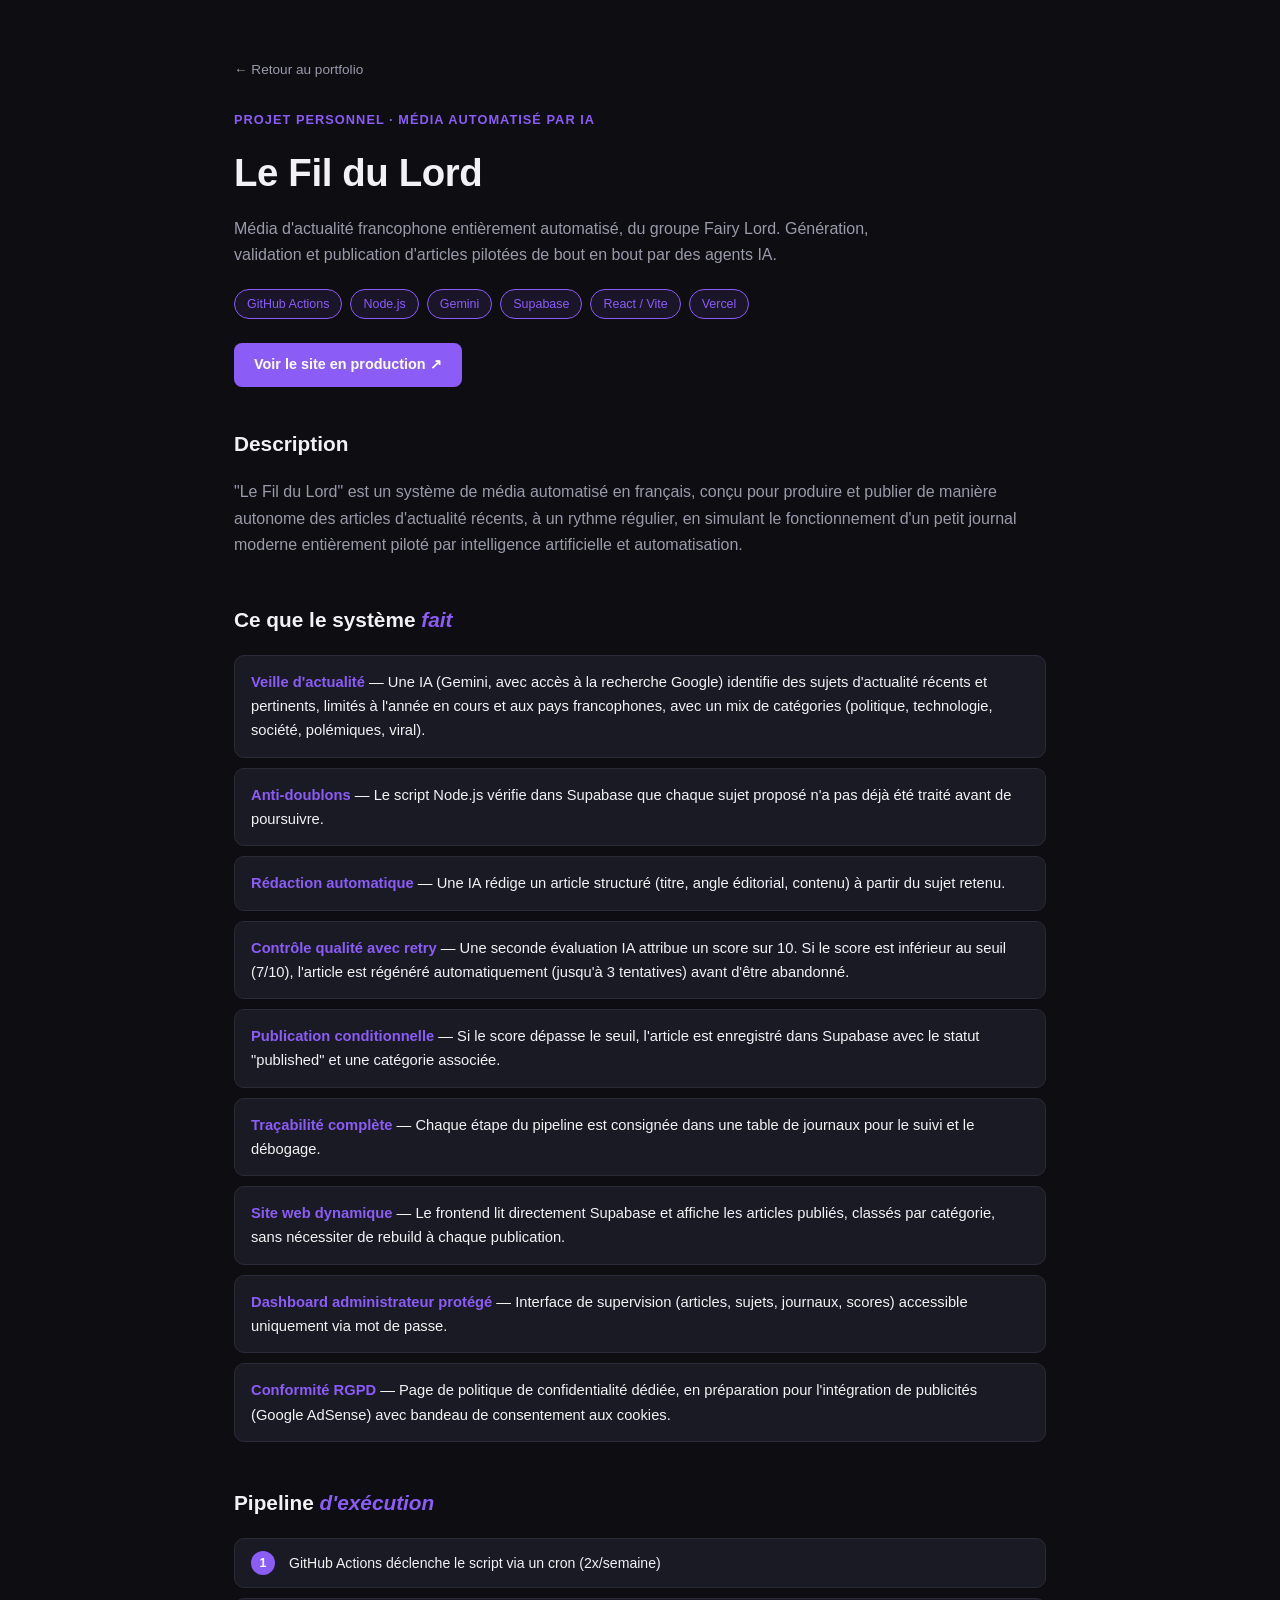
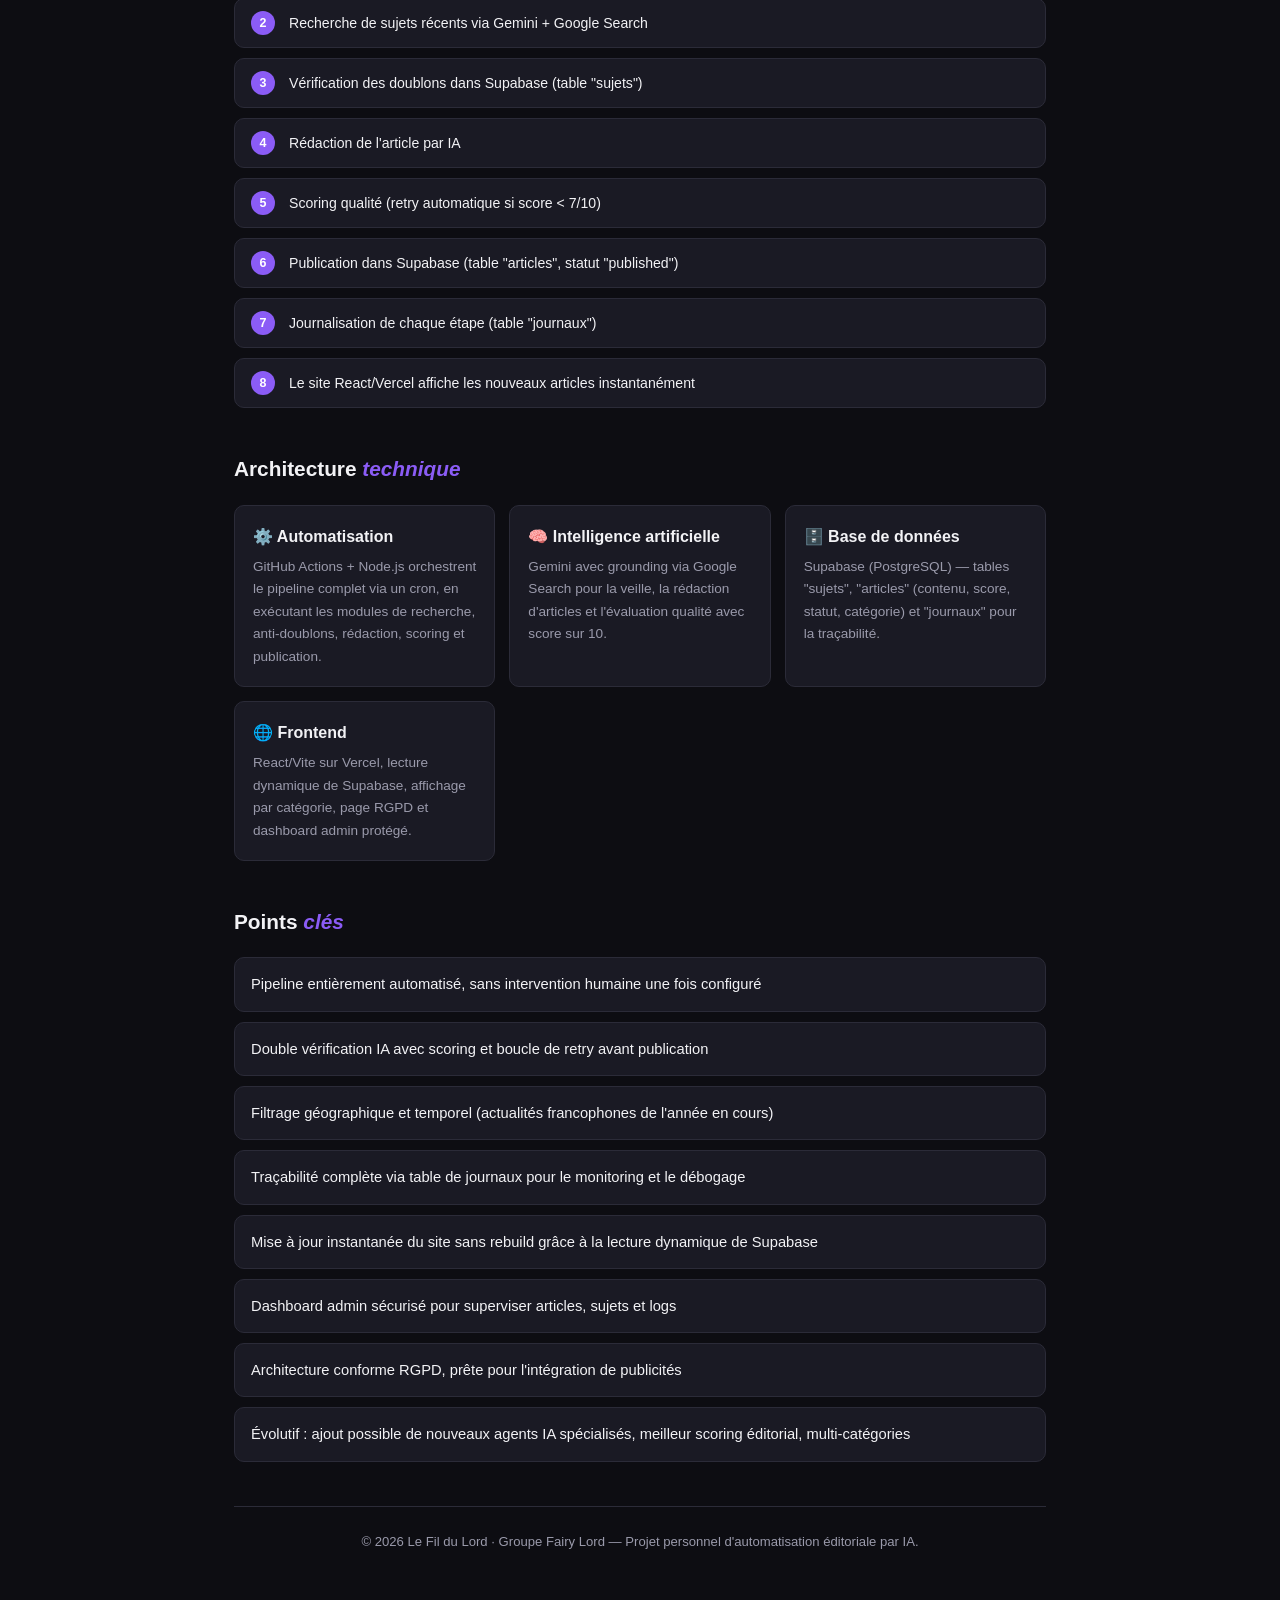
<file: projet3.html>
<!DOCTYPE html>
<html lang="fr">
<head>
<meta charset="UTF-8">
<meta name="viewport" content="width=device-width, initial-scale=1.0">
<title>Le Fil du Lord — Pipeline de publication automatisée par IA</title>
<style>
  :root {
    --bg: #0d0d12;
    --card: #1a1a24;
    --border: #2b2b38;
    --text: #f2f2f5;
    --muted: #9a9aab;
    --accent: #8b5cf6;
    --accent-soft: #8b5cf61a;
  }
  * { box-sizing: border-box; }
  body {
    margin: 0;
    font-family: -apple-system, BlinkMacSystemFont, "Segoe UI", Roboto, sans-serif;
    background: var(--bg);
    color: var(--text);
    line-height: 1.65;
  }
  .container {
    max-width: 860px;
    margin: 0 auto;
    padding: 56px 24px 80px;
  }
  a { color: var(--accent); text-decoration: none; }
  a:hover { text-decoration: underline; }
  .back {
    display: inline-block;
    margin-bottom: 28px;
    font-size: 0.85rem;
    color: var(--muted);
  }
  .back:hover { color: var(--accent); }
  header { margin-bottom: 40px; }
  .eyebrow {
    color: var(--accent);
    font-size: 0.8rem;
    font-weight: 600;
    letter-spacing: 0.08em;
    text-transform: uppercase;
    margin-bottom: 10px;
  }
  h1 { font-size: 2.4rem; margin: 0 0 12px; letter-spacing: -0.01em; }
  .subtitle { color: var(--muted); font-size: 1rem; max-width: 640px; }
  .tags { display: flex; flex-wrap: wrap; gap: 8px; margin-top: 20px; }
  .tag {
    background: var(--accent-soft);
    color: var(--accent);
    border: 1px solid var(--accent);
    border-radius: 999px;
    padding: 4px 12px;
    font-size: 0.78rem;
    font-weight: 500;
  }
  .cta { margin-top: 24px; }
  .cta a {
    display: inline-block;
    background: var(--accent);
    color: #fff;
    padding: 10px 20px;
    border-radius: 8px;
    font-size: 0.9rem;
    font-weight: 600;
  }
  .cta a:hover { text-decoration: none; opacity: 0.9; }
  section { margin-bottom: 44px; }
  h2 { font-size: 1.3rem; margin: 0 0 18px; font-weight: 600; }
  h2 .accent { color: var(--accent); font-style: italic; }
  p { color: var(--muted); margin: 0 0 10px; }
  ul {
    padding-left: 0;
    margin: 0;
    list-style: none;
    display: grid;
    gap: 10px;
  }
  li {
    background: var(--card);
    border: 1px solid var(--border);
    border-radius: 10px;
    padding: 14px 16px;
    color: var(--text);
    font-size: 0.92rem;
  }
  li strong { color: var(--accent); }
  .grid {
    display: grid;
    grid-template-columns: repeat(auto-fit, minmax(220px, 1fr));
    gap: 14px;
  }
  .card {
    background: var(--card);
    border: 1px solid var(--border);
    border-radius: 10px;
    padding: 18px;
  }
  .card h3 {
    margin: 0 0 6px;
    font-size: 1rem;
    display: flex;
    align-items: center;
    gap: 8px;
  }
  .card p { margin: 0; font-size: 0.85rem; }
  .flow { display: flex; flex-direction: column; gap: 10px; }
  .flow .step {
    display: flex;
    align-items: center;
    gap: 14px;
    background: var(--card);
    border: 1px solid var(--border);
    border-radius: 10px;
    padding: 12px 16px;
    font-size: 0.88rem;
    color: var(--text);
  }
  .flow .num {
    background: var(--accent);
    color: #fff;
    width: 24px;
    height: 24px;
    border-radius: 50%;
    display: flex;
    align-items: center;
    justify-content: center;
    font-size: 0.78rem;
    font-weight: 600;
    flex-shrink: 0;
  }
  footer {
    border-top: 1px solid var(--border);
    padding-top: 24px;
    margin-top: 40px;
    color: var(--muted);
    font-size: 0.82rem;
    text-align: center;
  }
</style>
</head>
<body>
<div class="container">

  <a class="back" href="https://ikar-code.github.io/portefolio#projets">← Retour au portfolio</a>

  <header>
    <div class="eyebrow">Projet personnel · Média automatisé par IA</div>
    <h1>Le Fil du Lord</h1>
    <p class="subtitle">
      Média d'actualité francophone entièrement automatisé, du groupe Fairy Lord.
      Génération, validation et publication d'articles pilotées de bout en bout par des agents IA.
    </p>
    <div class="tags">
      <span class="tag">GitHub Actions</span>
      <span class="tag">Node.js</span>
      <span class="tag">Gemini</span>
      <span class="tag">Supabase</span>
      <span class="tag">React / Vite</span>
      <span class="tag">Vercel</span>
    </div>
    <div class="cta">
      <a href="https://le-fil-du-lord.vercel.app/" target="_blank" rel="noopener">Voir le site en production ↗</a>
    </div>
  </header>

  <section>
    <h2>Description</h2>
    <p>
      "Le Fil du Lord" est un système de média automatisé en français, conçu pour produire
      et publier de manière autonome des articles d'actualité récents, à un rythme régulier,
      en simulant le fonctionnement d'un petit journal moderne entièrement piloté par
      intelligence artificielle et automatisation.
    </p>
  </section>

  <section>
    <h2>Ce que le système <span class="accent">fait</span></h2>
    <ul>
      <li><strong>Veille d'actualité</strong> — Une IA (Gemini, avec accès à la recherche Google) identifie des sujets d'actualité récents et pertinents, limités à l'année en cours et aux pays francophones, avec un mix de catégories (politique, technologie, société, polémiques, viral).</li>
      <li><strong>Anti-doublons</strong> — Le script Node.js vérifie dans Supabase que chaque sujet proposé n'a pas déjà été traité avant de poursuivre.</li>
      <li><strong>Rédaction automatique</strong> — Une IA rédige un article structuré (titre, angle éditorial, contenu) à partir du sujet retenu.</li>
      <li><strong>Contrôle qualité avec retry</strong> — Une seconde évaluation IA attribue un score sur 10. Si le score est inférieur au seuil (7/10), l'article est régénéré automatiquement (jusqu'à 3 tentatives) avant d'être abandonné.</li>
      <li><strong>Publication conditionnelle</strong> — Si le score dépasse le seuil, l'article est enregistré dans Supabase avec le statut "published" et une catégorie associée.</li>
      <li><strong>Traçabilité complète</strong> — Chaque étape du pipeline est consignée dans une table de journaux pour le suivi et le débogage.</li>
      <li><strong>Site web dynamique</strong> — Le frontend lit directement Supabase et affiche les articles publiés, classés par catégorie, sans nécessiter de rebuild à chaque publication.</li>
      <li><strong>Dashboard administrateur protégé</strong> — Interface de supervision (articles, sujets, journaux, scores) accessible uniquement via mot de passe.</li>
      <li><strong>Conformité RGPD</strong> — Page de politique de confidentialité dédiée, en préparation pour l'intégration de publicités (Google AdSense) avec bandeau de consentement aux cookies.</li>
    </ul>
  </section>

  <section>
    <h2>Pipeline <span class="accent">d'exécution</span></h2>
    <div class="flow">
      <div class="step"><span class="num">1</span> GitHub Actions déclenche le script via un cron (2x/semaine)</div>
      <div class="step"><span class="num">2</span> Recherche de sujets récents via Gemini + Google Search</div>
      <div class="step"><span class="num">3</span> Vérification des doublons dans Supabase (table "sujets")</div>
      <div class="step"><span class="num">4</span> Rédaction de l'article par IA</div>
      <div class="step"><span class="num">5</span> Scoring qualité (retry automatique si score &lt; 7/10)</div>
      <div class="step"><span class="num">6</span> Publication dans Supabase (table "articles", statut "published")</div>
      <div class="step"><span class="num">7</span> Journalisation de chaque étape (table "journaux")</div>
      <div class="step"><span class="num">8</span> Le site React/Vercel affiche les nouveaux articles instantanément</div>
    </div>
  </section>

  <section>
    <h2>Architecture <span class="accent">technique</span></h2>
    <div class="grid">
      <div class="card">
        <h3>⚙️ Automatisation</h3>
        <p>GitHub Actions + Node.js orchestrent le pipeline complet via un cron, en exécutant les modules de recherche, anti-doublons, rédaction, scoring et publication.</p>
      </div>
      <div class="card">
        <h3>🧠 Intelligence artificielle</h3>
        <p>Gemini avec grounding via Google Search pour la veille, la rédaction d'articles et l'évaluation qualité avec score sur 10.</p>
      </div>
      <div class="card">
        <h3>🗄️ Base de données</h3>
        <p>Supabase (PostgreSQL) — tables "sujets", "articles" (contenu, score, statut, catégorie) et "journaux" pour la traçabilité.</p>
      </div>
      <div class="card">
        <h3>🌐 Frontend</h3>
        <p>React/Vite sur Vercel, lecture dynamique de Supabase, affichage par catégorie, page RGPD et dashboard admin protégé.</p>
      </div>
    </div>
  </section>

  <section>
    <h2>Points <span class="accent">clés</span></h2>
    <ul>
      <li>Pipeline entièrement automatisé, sans intervention humaine une fois configuré</li>
      <li>Double vérification IA avec scoring et boucle de retry avant publication</li>
      <li>Filtrage géographique et temporel (actualités francophones de l'année en cours)</li>
      <li>Traçabilité complète via table de journaux pour le monitoring et le débogage</li>
      <li>Mise à jour instantanée du site sans rebuild grâce à la lecture dynamique de Supabase</li>
      <li>Dashboard admin sécurisé pour superviser articles, sujets et logs</li>
      <li>Architecture conforme RGPD, prête pour l'intégration de publicités</li>
      <li>Évolutif : ajout possible de nouveaux agents IA spécialisés, meilleur scoring éditorial, multi-catégories</li>
    </ul>
  </section>

  <footer>
    © 2026 Le Fil du Lord · Groupe Fairy Lord — Projet personnel d'automatisation éditoriale par IA.
  </footer>

</div>
</body>
</html>
</file>
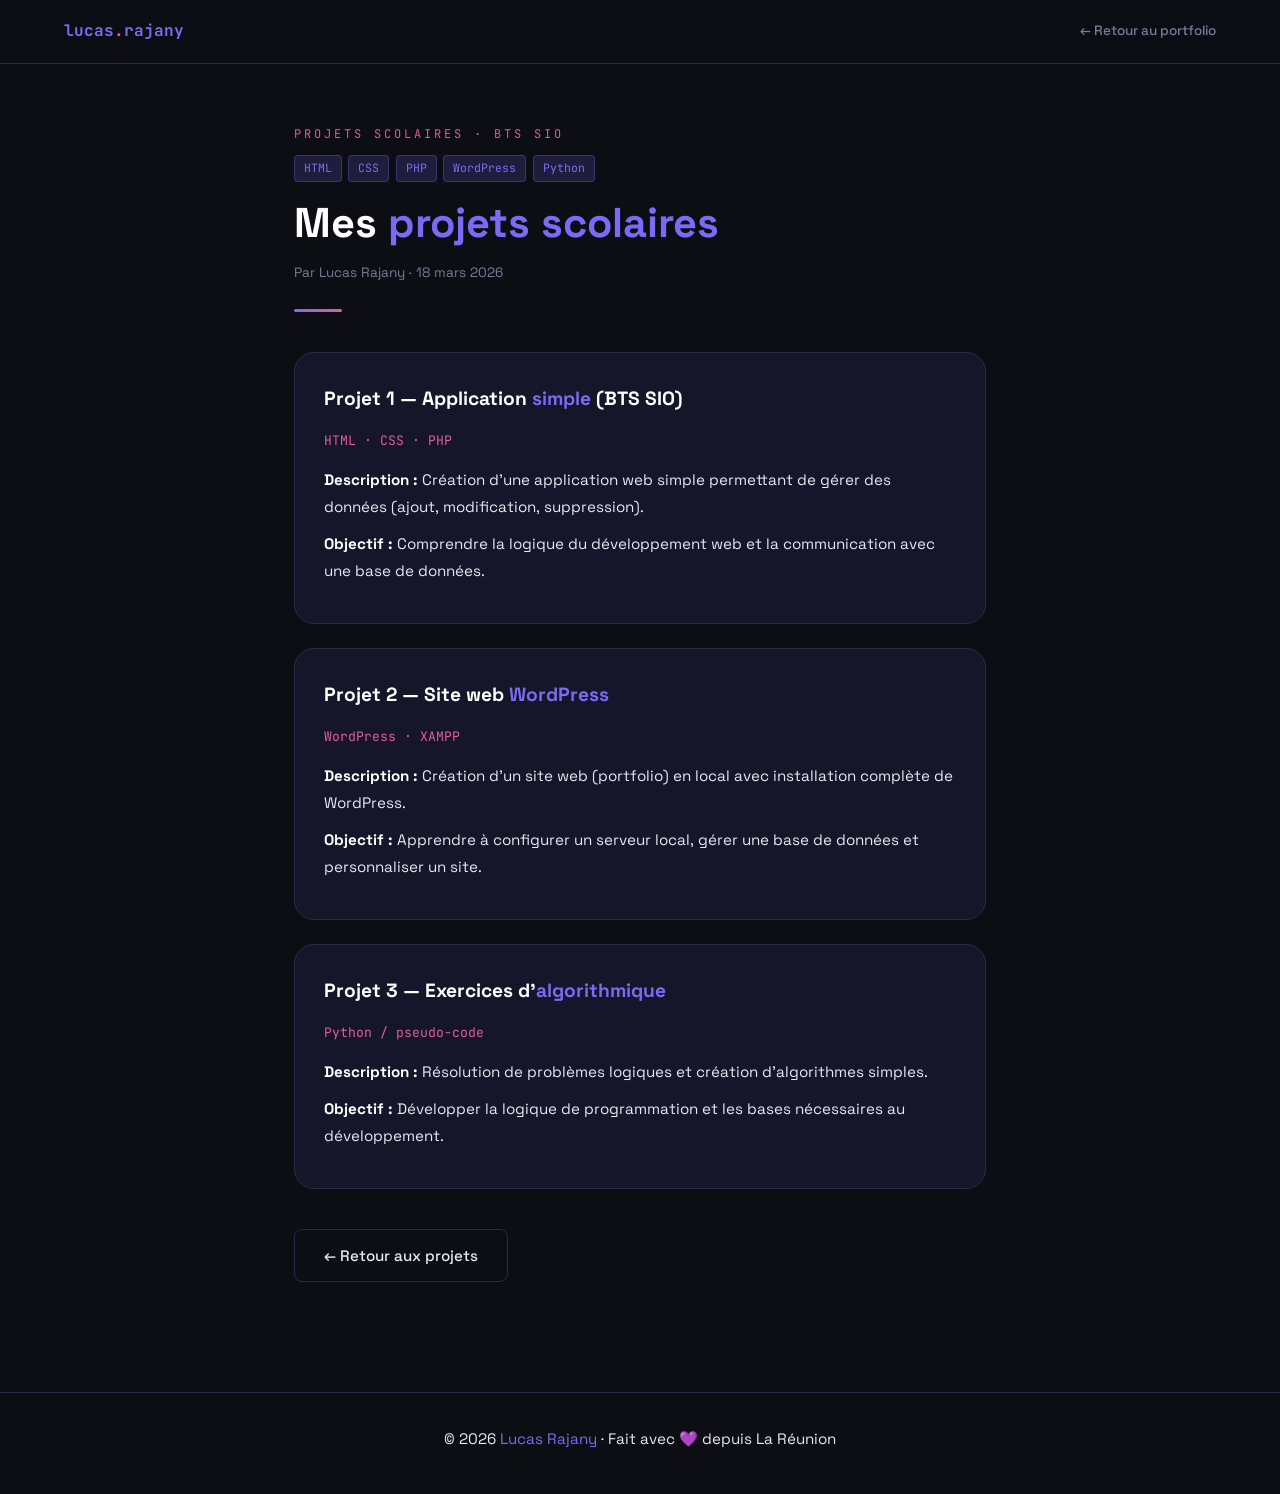
<file: Projets-scolaires.html>
<!DOCTYPE html>
<html lang="fr">
<head>
  <meta charset="UTF-8" />
  <meta name="viewport" content="width=device-width, initial-scale=1.0" />
  <title>Projets scolaires – Lucas Rajany</title>
  <link rel="preconnect" href="https://fonts.googleapis.com" />
  <link href="https://fonts.googleapis.com/css2?family=Space+Grotesk:wght@300;400;500;600;700&family=JetBrains+Mono:wght@400;700&display=swap" rel="stylesheet" />
  <style>
    :root {
      --bg:        #0d0d14;
      --bg2:       #13131f;
      --bg3:       #1a1a2e;
      --card:      #16162a;
      --border:    #2a2a45;
      --accent:    #7c6af5;
      --accent2:   #e05c97;
      --accent-glow: rgba(124,106,245,0.18);
      --text:      #e8e8f0;
      --muted:     #7a7a9a;
      --white:     #ffffff;
      --radius:    12px;
      --radius-lg: 20px;
    }
    *, *::before, *::after { box-sizing: border-box; margin: 0; padding: 0; }
    body {
      background: var(--bg);
      color: var(--text);
      font-family: 'Space Grotesk', sans-serif;
      line-height: 1.8;
    }
    a { color: var(--accent); text-decoration: none; }
    a:hover { text-decoration: underline; }

    nav {
      position: sticky; top: 0; z-index: 100;
      display: flex; align-items: center; justify-content: space-between;
      padding: 0 5%; height: 64px;
      background: rgba(13,13,20,0.85);
      backdrop-filter: blur(16px);
      border-bottom: 1px solid var(--border);
    }
    .nav-logo {
      font-family: 'JetBrains Mono', monospace;
      font-size: 1rem; font-weight: 700; color: var(--accent);
    }
    .nav-logo span { color: var(--accent2); }
    .back-link {
      font-size: 0.85rem; font-weight: 500; color: var(--muted);
      display: flex; align-items: center; gap: 6px;
    }
    .back-link:hover { color: var(--accent); text-decoration: none; }

    main { max-width: 820px; margin: 0 auto; padding: 60px 5% 100px; }

    .page-header { margin-bottom: 2.5rem; }
    .section-label {
      font-family: 'JetBrains Mono', monospace;
      font-size: 0.75rem; text-transform: uppercase; letter-spacing: 3px;
      color: var(--accent2); margin-bottom: 0.6rem;
    }
    .page-title {
      font-size: clamp(1.8rem, 4vw, 2.6rem);
      font-weight: 700; color: var(--white); margin-bottom: 0.8rem; line-height: 1.2;
    }
    .page-title em { font-style: normal; color: var(--accent); }
    .page-meta { color: var(--muted); font-size: 0.85rem; }
    .divider {
      width: 48px; height: 3px;
      background: linear-gradient(90deg, var(--accent), var(--accent2));
      border-radius: 2px; margin: 1.5rem 0 2.5rem;
    }

    .project-tags { display: flex; flex-wrap: wrap; gap: 0.4rem; margin-bottom: 1rem; }
    .project-tag {
      padding: 2px 9px; background: var(--accent-glow);
      border: 1px solid rgba(124,106,245,0.3); border-radius: 4px;
      font-family: 'JetBrains Mono', monospace; font-size: 0.72rem; color: var(--accent);
    }

    .project-block {
      background: var(--card);
      border: 1px solid var(--border);
      border-radius: var(--radius-lg);
      padding: 1.8rem;
      margin-bottom: 1.5rem;
      transition: border-color 0.2s;
    }
    .project-block:hover { border-color: var(--accent); }
    .project-block h2 {
      font-size: 1.2rem; font-weight: 700; color: var(--white);
      margin-bottom: 0.8rem;
    }
    .project-block h2 em { font-style: normal; color: var(--accent); }
    .meta-line { font-size: 0.82rem; color: var(--accent2); margin-bottom: 0.8rem; font-family: 'JetBrains Mono', monospace; }
    p { color: var(--text); margin-bottom: 0.6rem; font-size: 0.95rem; }
    p.muted { color: var(--muted); }
    strong { color: var(--white); }

    footer {
      text-align: center; padding: 2rem 5%;
      border-top: 1px solid var(--border);
      color: var(--muted); font-size: 0.8rem;
    }
    footer span { color: var(--accent); }

    .btn-outline {
      display: inline-block; padding: 0.75rem 1.8rem;
      border: 1px solid var(--border); color: var(--text);
      border-radius: 8px; font-weight: 500; font-size: 0.95rem;
      transition: border-color 0.2s, color 0.2s, transform 0.2s;
    }
    .btn-outline:hover { border-color: var(--accent); color: var(--accent); transform: translateY(-2px); text-decoration: none; }
  </style>
</head>
<body>

<nav>
  <div class="nav-logo">lucas<span>.</span>rajany</div>
  <a class="back-link" href="index.html#projets">← Retour au portfolio</a>
</nav>

<main>
  <div class="page-header">
    <p class="section-label">Projets scolaires · BTS SIO</p>
    <div class="project-tags">
      <span class="project-tag">HTML</span>
      <span class="project-tag">CSS</span>
      <span class="project-tag">PHP</span>
      <span class="project-tag">WordPress</span>
      <span class="project-tag">Python</span>
    </div>
    <h1 class="page-title">Mes <em>projets scolaires</em></h1>
    <p class="page-meta">Par Lucas Rajany · 18 mars 2026</p>
    <div class="divider"></div>
  </div>

  <div class="project-block">
    <h2>Projet 1 — Application <em>simple</em> (BTS SIO)</h2>
    <div class="meta-line">HTML · CSS · PHP</div>
    <p><strong>Description :</strong> Création d'une application web simple permettant de gérer des données (ajout, modification, suppression).</p>
    <p><strong>Objectif :</strong> Comprendre la logique du développement web et la communication avec une base de données.</p>
  </div>

  <div class="project-block">
    <h2>Projet 2 — Site web <em>WordPress</em></h2>
    <div class="meta-line">WordPress · XAMPP</div>
    <p><strong>Description :</strong> Création d'un site web (portfolio) en local avec installation complète de WordPress.</p>
    <p><strong>Objectif :</strong> Apprendre à configurer un serveur local, gérer une base de données et personnaliser un site.</p>
  </div>

  <div class="project-block">
    <h2>Projet 3 — Exercices d'<em>algorithmique</em></h2>
    <div class="meta-line">Python / pseudo-code</div>
    <p><strong>Description :</strong> Résolution de problèmes logiques et création d'algorithmes simples.</p>
    <p><strong>Objectif :</strong> Développer la logique de programmation et les bases nécessaires au développement.</p>
  </div>

  <p style="margin-top:2.5rem">
    <a class="btn-outline" href="index.html#projets">← Retour aux projets</a>
  </p>
</main>

<footer>
  <p>© 2026 <span>Lucas Rajany</span> · Fait avec 💜 depuis La Réunion</p>
</footer>

</body>
</html>
</file>
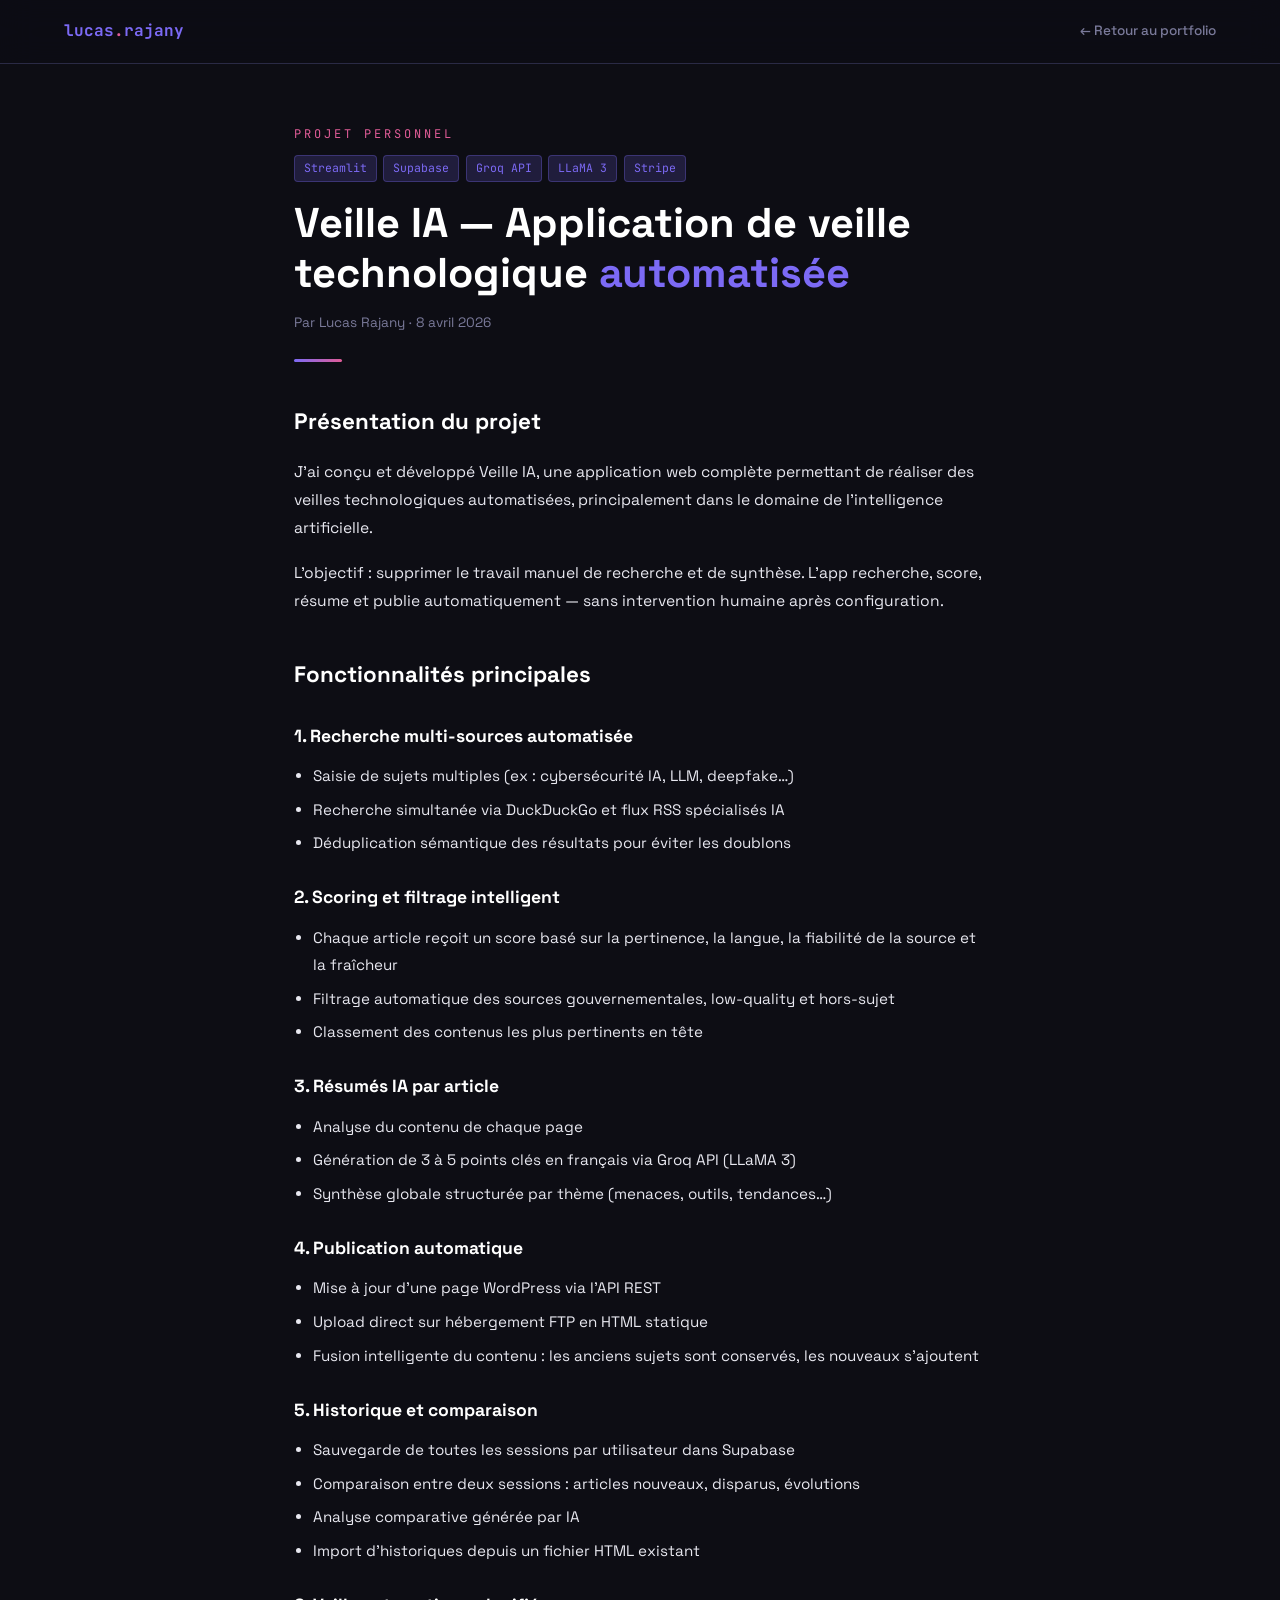
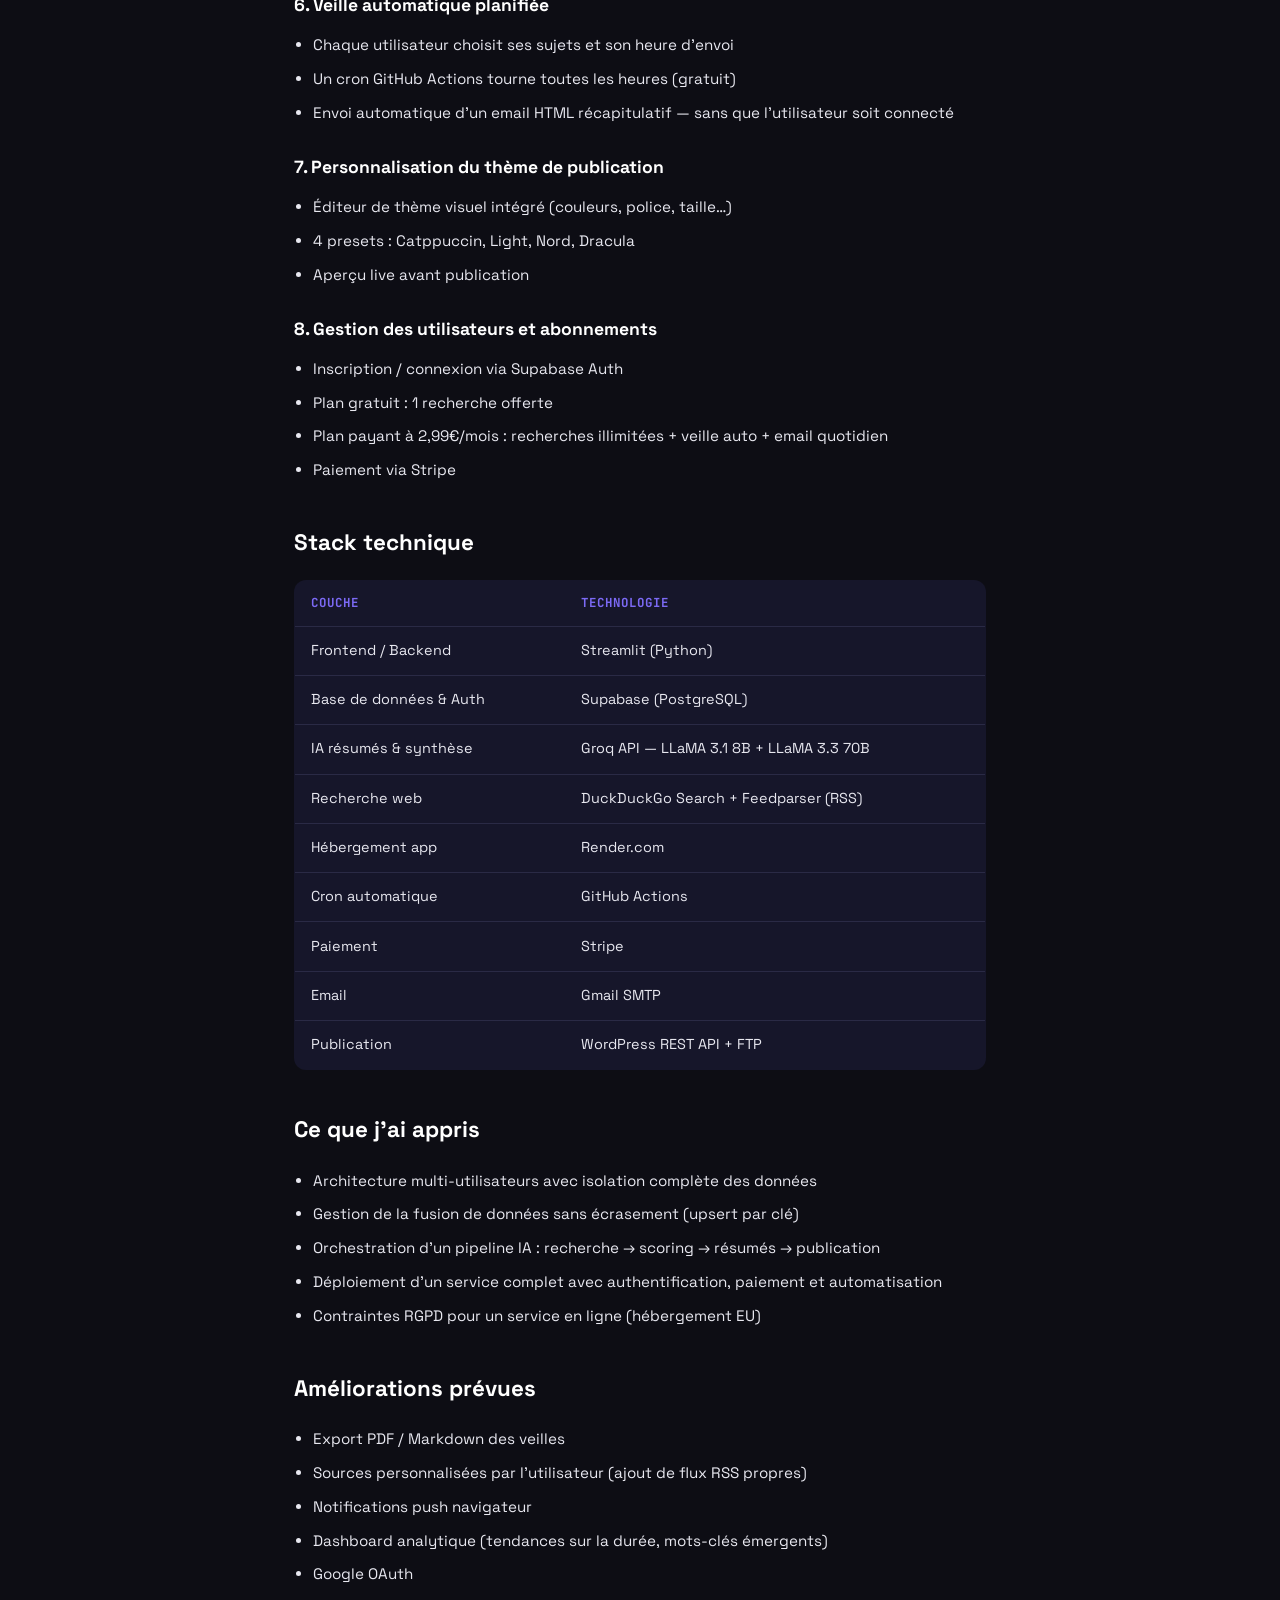
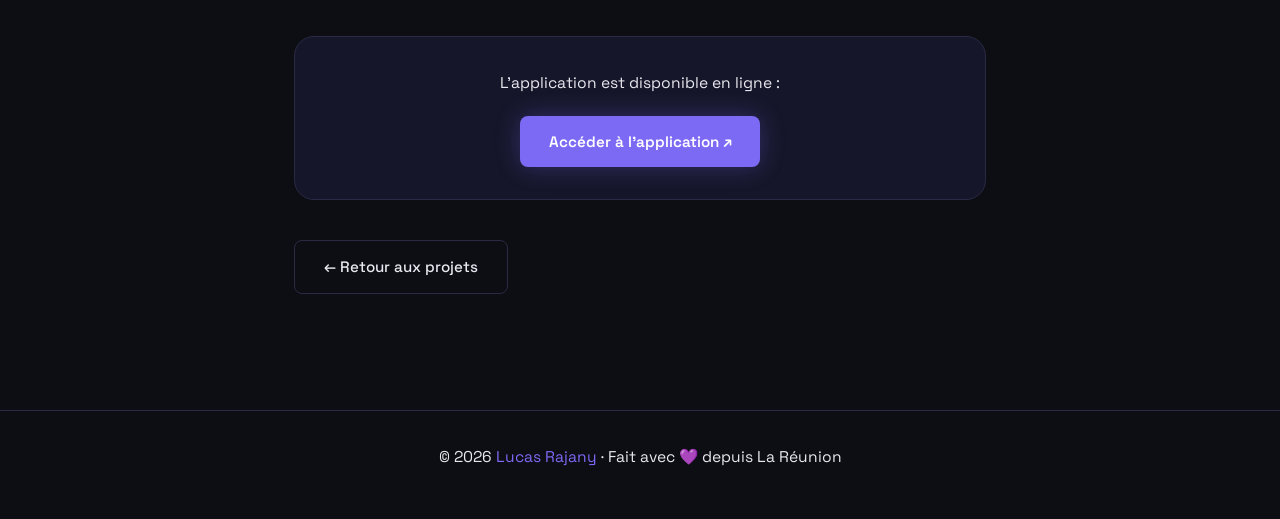
<file: veille-ia.html>
<!DOCTYPE html>
<html lang="fr">
<head>
  <meta charset="UTF-8" />
  <meta name="viewport" content="width=device-width, initial-scale=1.0" />
  <title>Veille IA – Lucas Rajany</title>
  <link rel="preconnect" href="https://fonts.googleapis.com" />
  <link href="https://fonts.googleapis.com/css2?family=Space+Grotesk:wght@300;400;500;600;700&family=JetBrains+Mono:wght@400;700&display=swap" rel="stylesheet" />
  <style>
    :root {
      --bg:        #0d0d14;
      --bg2:       #13131f;
      --bg3:       #1a1a2e;
      --card:      #16162a;
      --border:    #2a2a45;
      --accent:    #7c6af5;
      --accent2:   #e05c97;
      --accent-glow: rgba(124,106,245,0.18);
      --text:      #e8e8f0;
      --muted:     #7a7a9a;
      --white:     #ffffff;
      --radius:    12px;
      --radius-lg: 20px;
    }
    *, *::before, *::after { box-sizing: border-box; margin: 0; padding: 0; }
    body {
      background: var(--bg);
      color: var(--text);
      font-family: 'Space Grotesk', sans-serif;
      line-height: 1.8;
    }
    a { color: var(--accent); text-decoration: none; }
    a:hover { text-decoration: underline; }

    nav {
      position: sticky; top: 0; z-index: 100;
      display: flex; align-items: center; justify-content: space-between;
      padding: 0 5%; height: 64px;
      background: rgba(13,13,20,0.85);
      backdrop-filter: blur(16px);
      border-bottom: 1px solid var(--border);
    }
    .nav-logo {
      font-family: 'JetBrains Mono', monospace;
      font-size: 1rem; font-weight: 700; color: var(--accent);
    }
    .nav-logo span { color: var(--accent2); }
    .back-link {
      font-size: 0.85rem; font-weight: 500; color: var(--muted);
      display: flex; align-items: center; gap: 6px;
    }
    .back-link:hover { color: var(--accent); text-decoration: none; }

    main { max-width: 820px; margin: 0 auto; padding: 60px 5% 100px; }

    .page-header { margin-bottom: 2.5rem; }
    .section-label {
      font-family: 'JetBrains Mono', monospace;
      font-size: 0.75rem; text-transform: uppercase; letter-spacing: 3px;
      color: var(--accent2); margin-bottom: 0.6rem;
    }
    .page-title {
      font-size: clamp(1.8rem, 4vw, 2.6rem);
      font-weight: 700; color: var(--white); margin-bottom: 0.8rem; line-height: 1.2;
    }
    .page-title em { font-style: normal; color: var(--accent); }
    .page-meta { color: var(--muted); font-size: 0.85rem; }
    .divider {
      width: 48px; height: 3px;
      background: linear-gradient(90deg, var(--accent), var(--accent2));
      border-radius: 2px; margin: 1.5rem 0 2.5rem;
    }

    .project-tags { display: flex; flex-wrap: wrap; gap: 0.4rem; margin-bottom: 1rem; }
    .project-tag {
      padding: 2px 9px; background: var(--accent-glow);
      border: 1px solid rgba(124,106,245,0.3); border-radius: 4px;
      font-family: 'JetBrains Mono', monospace; font-size: 0.72rem; color: var(--accent);
    }

    h2 {
      font-size: 1.4rem; font-weight: 700; color: var(--white);
      margin: 2.5rem 0 1rem;
    }
    h3 {
      font-size: 1.1rem; font-weight: 700; color: var(--white);
      margin: 1.6rem 0 0.6rem;
    }
    p { color: var(--text); margin-bottom: 1rem; font-size: 0.975rem; }
    p.muted { color: var(--muted); }
    ul { margin: 0 0 1rem 1.2rem; }
    li { color: var(--text); font-size: 0.95rem; margin-bottom: 0.4rem; list-style: disc; }

    table {
      width: 100%; border-collapse: collapse; margin: 1rem 0 1.5rem;
      background: var(--card); border: 1px solid var(--border); border-radius: var(--radius);
      overflow: hidden; font-size: 0.9rem;
    }
    th, td { padding: 0.7rem 1rem; border-bottom: 1px solid var(--border); text-align: left; }
    th { color: var(--accent); font-family: 'JetBrains Mono', monospace; font-size: 0.78rem; text-transform: uppercase; letter-spacing: 1px; }
    tr:last-child td { border-bottom: none; }

    .cta-box {
      margin-top: 3rem; padding: 2rem;
      background: var(--card); border: 1px solid var(--border);
      border-radius: var(--radius-lg); text-align: center;
    }
    .cta-box p { margin-bottom: 1.2rem; }
    .btn-primary {
      display: inline-block; padding: 0.75rem 1.8rem;
      background: var(--accent); color: var(--white);
      border-radius: 8px; font-weight: 600; font-size: 0.95rem;
      transition: opacity 0.2s, transform 0.2s;
      box-shadow: 0 0 24px rgba(124,106,245,0.3);
    }
    .btn-primary:hover { opacity: 0.88; transform: translateY(-2px); text-decoration: none; }
    .btn-outline {
      display: inline-block; padding: 0.75rem 1.8rem;
      border: 1px solid var(--border); color: var(--text);
      border-radius: 8px; font-weight: 500; font-size: 0.95rem;
      transition: border-color 0.2s, color 0.2s, transform 0.2s; margin-right: 0.8rem;
    }
    .btn-outline:hover { border-color: var(--accent); color: var(--accent); transform: translateY(-2px); text-decoration: none; }

    footer {
      text-align: center; padding: 2rem 5%;
      border-top: 1px solid var(--border);
      color: var(--muted); font-size: 0.8rem;
    }
    footer span { color: var(--accent); }
  </style>
</head>
<body>

<nav>
  <div class="nav-logo">lucas<span>.</span>rajany</div>
  <a class="back-link" href="index.html#projets">← Retour au portfolio</a>
</nav>

<main>
  <div class="page-header">
    <p class="section-label">Projet personnel</p>
    <div class="project-tags">
      <span class="project-tag">Streamlit</span>
      <span class="project-tag">Supabase</span>
      <span class="project-tag">Groq API</span>
      <span class="project-tag">LLaMA 3</span>
      <span class="project-tag">Stripe</span>
    </div>
    <h1 class="page-title">Veille IA — Application de veille technologique <em>automatisée</em></h1>
    <p class="page-meta">Par Lucas Rajany · 8 avril 2026</p>
    <div class="divider"></div>
  </div>

  <h2>Présentation du projet</h2>
  <p>
    J'ai conçu et développé Veille IA, une application web complète permettant de réaliser des veilles
    technologiques automatisées, principalement dans le domaine de l'intelligence artificielle.
  </p>
  <p>
    L'objectif : supprimer le travail manuel de recherche et de synthèse. L'app recherche, score, résume
    et publie automatiquement — sans intervention humaine après configuration.
  </p>

  <h2>Fonctionnalités principales</h2>

  <h3>1. Recherche multi-sources automatisée</h3>
  <ul>
    <li>Saisie de sujets multiples (ex : cybersécurité IA, LLM, deepfake…)</li>
    <li>Recherche simultanée via DuckDuckGo et flux RSS spécialisés IA</li>
    <li>Déduplication sémantique des résultats pour éviter les doublons</li>
  </ul>

  <h3>2. Scoring et filtrage intelligent</h3>
  <ul>
    <li>Chaque article reçoit un score basé sur la pertinence, la langue, la fiabilité de la source et la fraîcheur</li>
    <li>Filtrage automatique des sources gouvernementales, low-quality et hors-sujet</li>
    <li>Classement des contenus les plus pertinents en tête</li>
  </ul>

  <h3>3. Résumés IA par article</h3>
  <ul>
    <li>Analyse du contenu de chaque page</li>
    <li>Génération de 3 à 5 points clés en français via Groq API (LLaMA 3)</li>
    <li>Synthèse globale structurée par thème (menaces, outils, tendances…)</li>
  </ul>

  <h3>4. Publication automatique</h3>
  <ul>
    <li>Mise à jour d'une page WordPress via l'API REST</li>
    <li>Upload direct sur hébergement FTP en HTML statique</li>
    <li>Fusion intelligente du contenu : les anciens sujets sont conservés, les nouveaux s'ajoutent</li>
  </ul>

  <h3>5. Historique et comparaison</h3>
  <ul>
    <li>Sauvegarde de toutes les sessions par utilisateur dans Supabase</li>
    <li>Comparaison entre deux sessions : articles nouveaux, disparus, évolutions</li>
    <li>Analyse comparative générée par IA</li>
    <li>Import d'historiques depuis un fichier HTML existant</li>
  </ul>

  <h3>6. Veille automatique planifiée</h3>
  <ul>
    <li>Chaque utilisateur choisit ses sujets et son heure d'envoi</li>
    <li>Un cron GitHub Actions tourne toutes les heures (gratuit)</li>
    <li>Envoi automatique d'un email HTML récapitulatif — sans que l'utilisateur soit connecté</li>
  </ul>

  <h3>7. Personnalisation du thème de publication</h3>
  <ul>
    <li>Éditeur de thème visuel intégré (couleurs, police, taille…)</li>
    <li>4 presets : Catppuccin, Light, Nord, Dracula</li>
    <li>Aperçu live avant publication</li>
  </ul>

  <h3>8. Gestion des utilisateurs et abonnements</h3>
  <ul>
    <li>Inscription / connexion via Supabase Auth</li>
    <li>Plan gratuit : 1 recherche offerte</li>
    <li>Plan payant à 2,99€/mois : recherches illimitées + veille auto + email quotidien</li>
    <li>Paiement via Stripe</li>
  </ul>

  <h2>Stack technique</h2>
  <table>
    <tr><th>Couche</th><th>Technologie</th></tr>
    <tr><td>Frontend / Backend</td><td>Streamlit (Python)</td></tr>
    <tr><td>Base de données & Auth</td><td>Supabase (PostgreSQL)</td></tr>
    <tr><td>IA résumés & synthèse</td><td>Groq API — LLaMA 3.1 8B + LLaMA 3.3 70B</td></tr>
    <tr><td>Recherche web</td><td>DuckDuckGo Search + Feedparser (RSS)</td></tr>
    <tr><td>Hébergement app</td><td>Render.com</td></tr>
    <tr><td>Cron automatique</td><td>GitHub Actions</td></tr>
    <tr><td>Paiement</td><td>Stripe</td></tr>
    <tr><td>Email</td><td>Gmail SMTP</td></tr>
    <tr><td>Publication</td><td>WordPress REST API + FTP</td></tr>
  </table>

  <h2>Ce que j'ai appris</h2>
  <ul>
    <li>Architecture multi-utilisateurs avec isolation complète des données</li>
    <li>Gestion de la fusion de données sans écrasement (upsert par clé)</li>
    <li>Orchestration d'un pipeline IA : recherche → scoring → résumés → publication</li>
    <li>Déploiement d'un service complet avec authentification, paiement et automatisation</li>
    <li>Contraintes RGPD pour un service en ligne (hébergement EU)</li>
  </ul>

  <h2>Améliorations prévues</h2>
  <ul>
    <li>Export PDF / Markdown des veilles</li>
    <li>Sources personnalisées par l'utilisateur (ajout de flux RSS propres)</li>
    <li>Notifications push navigateur</li>
    <li>Dashboard analytique (tendances sur la durée, mots-clés émergents)</li>
    <li>Google OAuth</li>
  </ul>

  <div class="cta-box">
    <p>L'application est disponible en ligne :</p>
    <a class="btn-primary" href="https://veille-tech.onrender.com" target="_blank">Accéder à l'application ↗</a>
  </div>

  <p style="margin-top:2.5rem">
    <a class="btn-outline" href="index.html#projets">← Retour aux projets</a>
  </p>
</main>

<footer>
  <p>© 2026 <span>Lucas Rajany</span> · Fait avec 💜 depuis La Réunion</p>
</footer>

</body>
</html>
</file>
